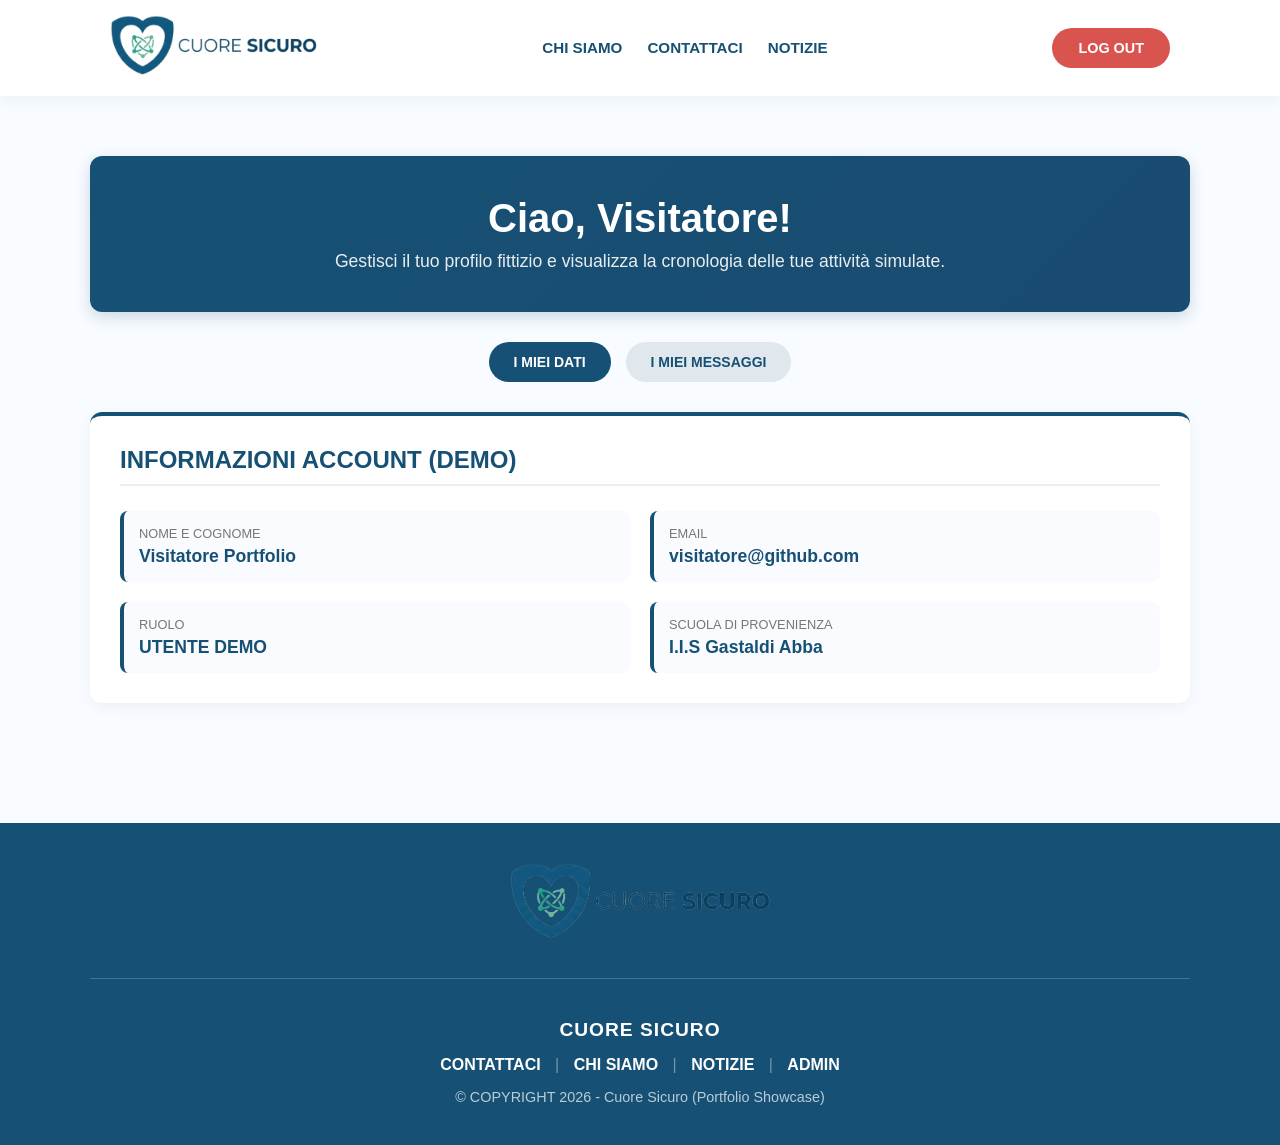
<file: area-utente.html>
<!DOCTYPE html>
<html lang="it">
<head>
    <meta charset="UTF-8">
    <meta name="viewport" content="width=device-width, initial-scale=1.0">
    <link rel="icon" type="image/png" href="/uploads/logo_CS_NoSfondo.png">
    <title>Area Personale - Cuore Sicuro</title>
    <link rel="stylesheet" href="style.css">
    <style>
        /* ==========================================================================
           VARIABILI CSS - IL PANNELLO DI CONTROLLO DEI COLORI
           ========================================================================== */
        :root {
            /* Colori Primari (Brand) */
            --primary-color: #165175;
            --primary-dark: #0f3d59;
            --primary-light: #eef5fb; /* Azzurro chiarissimo per sfondi */
            
            /* Colori di Azione */
            --accent-green: #00b67a;
            --accent-green-hover: #009665;
            --danger-red: #d9534f;
            --danger-red-hover: #c9302c;
            
            /* Sfondi e Testi */
            --bg-white: #ffffff;
            --bg-body: #f8fbff; /* Uno sfondo appena percettibile per far risaltare le card bianche */
            --text-dark: #333333;
            --text-medium: #555555;
            --border-light: #e6eff5;
            
            /* Forme e Ombre (Design System) */
            --radius-md: 8px;
            --radius-lg: 16px;
            --shadow-sm: 0 4px 15px rgba(22, 81, 117, 0.05); /* Ombra con punta di blu */
            --shadow-hover: 0 8px 25px rgba(22, 81, 117, 0.12);
            --transition-speed: 0.3s;
        }

        /* --- STILI GENERALI (Per garantire pulizia se mancano in style.css) --- */
        body {
            background-color: var(--bg-body);
            color: var(--text-medium);
            font-family: 'Segoe UI', Roboto, Helvetica, Arial, sans-serif;
        }
        
        h1, h2, h3 { color: var(--primary-color); }

        /* --- STILI HEADER RESPONSIVE --- */
        header { 
            background: var(--bg-white); 
            padding: 15px 0; 
            box-shadow: var(--shadow-sm); 
            position: sticky; 
            top: 0; 
            z-index: 1000; 
        }
        
        .header-content { 
            display: flex; 
            justify-content: space-between; 
            align-items: center; 
        }

        .LOGO {
            text-decoration: none; 
            color: var(--primary-color); 
            font-weight: 800;
            font-size: 1.4rem;
            letter-spacing: 0.5px;
        }

        .main-nav ul { 
            display: flex; 
            list-style: none; 
            gap: 25px; 
            margin: 0; 
            padding: 0; 
            align-items: center;
        }

        .voci { 
            text-decoration: none; 
            color: var(--primary-color); 
            font-weight: 600; 
            font-size: 0.95rem;
            transition: color var(--transition-speed);
        }

        .voci:hover { color: var(--accent-green); }

        /* Pulsanti Auth (Login e Logout standardizzati) */
        .btn-login, .btn-logout {
            padding: 10px 24px;
            border-radius: 30px;
            text-decoration: none;
            font-weight: bold;
            font-size: 0.9rem;
            transition: all var(--transition-speed);
            border: 2px solid transparent;
        }

        .btn-login {
            background-color: var(--primary-color);
            color: var(--bg-white);
        }
        .btn-login:hover { background-color: var(--primary-dark); color: var(--bg-white); }

        .btn-logout {
            background-color: var(--danger-red);
            color: var(--bg-white);
        }
        .btn-logout:hover { background-color: var(--danger-red-hover); color: var(--bg-white); }

        .menu-toggle { 
            display: none; background: none; border: none; cursor: pointer; padding: 5px;
        }
        .menu-toggle span { 
            display: block; width: 25px; height: 3px; background: var(--primary-color); margin: 5px 0; transition: var(--transition-speed); 
        }
        .mobile-auth { display: none; }

        /* Media Query per Mobile */
        @media (max-width: 768px) {
            .menu-toggle { display: block; }
            .desktop-auth { display: none; }
            .mobile-auth { display: block; margin-top: 20px; width: 100%; text-align: center; }
            .mobile-auth .btn-login, .mobile-auth .btn-logout { display: block; width: 80%; margin: 0 auto; }
            
            .main-nav { 
                position: absolute; top: 100%; left: -100%; width: 100%; height: 100vh; 
                background: var(--bg-white); transition: 0.4s ease-in-out; 
                display: flex; flex-direction: column; padding: 30px 20px;
                box-shadow: var(--shadow-sm);
            }
            .main-nav.active { left: 0; }
            .main-nav ul { flex-direction: column; align-items: center; width: 100%; }
            .main-nav ul li { margin-bottom: 20px; font-size: 1.2rem; }
        }
        
        
        /* --- STILI ORIGINALI E NUOVI PER TABS --- */
        .profile-header {
            background: linear-gradient(135deg, #165175 0%, #1A4B70 100%);
            color: white;
            padding: 40px;
            border-radius: 12px;
            margin-bottom: 20px;
            box-shadow: 0 5px 15px rgba(22, 81, 117, 0.2);
            text-align: center;
        }

        .profile-header h1 { margin: 0 0 10px 0; color: white; font-size: 2.5rem; }
        .profile-header p { margin: 0; font-size: 1.1rem; opacity: 0.9; color: white; }

        /* MENU A PULSANTI (STILE DASHBOARD) */
        .tab-menu {
            display: flex;
            justify-content: center;
            gap: 15px;
            margin-bottom: 30px;
        }

        .tab-btn {
            padding: 12px 25px;
            border: none;
            background: #e1e8ed;
            color: #165175;
            font-weight: bold;
            border-radius: 50px;
            cursor: pointer;
            transition: 0.3s;
            text-transform: uppercase;
        }

        .tab-btn.active {
            background: #165175;
            color: white;
        }

        .tab-content { display: none; animation: fadeIn 0.4s ease; }

        @keyframes fadeIn {
            from { opacity: 0; transform: translateY(10px); }
            to { opacity: 1; transform: translateY(0); }
        }

        /* SEZIONI CONTENUTO */
        .history-section, .info-section {
            background: white;
            padding: 30px;
            border-radius: 12px;
            box-shadow: 0 4px 15px rgba(0,0,0,0.05);
            border-top: 4px solid #165175;
        }

        .history-section h2, .info-section h2 {
            color: #165175;
            margin-top: 0;
            margin-bottom: 25px;
            border-bottom: 2px solid #eee;
            padding-bottom: 10px;
        }

        /* GRIGLIA DATI UTENTE */
        .info-grid {
            display: grid;
            grid-template-columns: 1fr 1fr;
            gap: 20px;
        }

        .info-card {
            background: #f9fbff;
            padding: 15px;
            border-radius: 8px;
            border-left: 4px solid #165175;
        }

        .info-label { display: block; font-size: 0.8rem; color: #777; text-transform: uppercase; margin-bottom: 5px; }
        .info-value { font-size: 1.1rem; font-weight: 600; color: #165175; }

        /* STILE MESSAGGI */
        .message-card {
            background: #f9fbff;
            border: 1px solid #dce8f5;
            border-radius: 8px;
            padding: 20px;
            margin-bottom: 20px;
        }

        .message-header {
            display: flex;
            justify-content: space-between;
            align-items: center;
            margin-bottom: 15px;
            padding-bottom: 15px;
            border-bottom: 1px dashed #ccc;
        }

        .badge-scopo {
            padding: 6px 12px;
            border-radius: 20px;
            font-size: 0.8rem;
            font-weight: bold;
            color: white;
            text-transform: uppercase;
        }

        .scopo-aiuto { background-color: #e74c3c; }
        .scopo-storia { background-color: #3498db; }
        .message-date { color: #777; font-size: 0.9rem; }
        .message-body { color: #444; line-height: 1.6; white-space: pre-wrap; font-style: italic; }

        @media (max-width: 600px) { .info-grid { grid-template-columns: 1fr; } }
        
        
        
        /* --- STILI FINALI FOOTER (Forzati per contrasto sicuro) --- */
        footer {
            background-color: var(--primary-color) !important; /* Forza lo sfondo blu istituzionale */
            color: var(--bg-white) !important;
            padding: 40px 0 !important;
            margin-top: 60px;
        }

        .footer-content {
            text-align: center;
        }

        footer .logo {
            color: var(--bg-white) !important;
            font-weight: 800;
            font-size: 1.3rem;
            letter-spacing: 1px;
            margin-bottom: 15px;
        }

        .footer-links {
            margin-bottom: 15px;
            color: rgba(255, 255, 255, 0.4) !important; /* Colore dei separatori "|" */
        }

        .footer-links a {
            color: var(--bg-white) !important;
            text-decoration: none !important;
            margin: 0 12px;
            font-weight: 600;
            transition: color var(--transition-speed);
        }

        .footer-links a:hover {
            color: var(--accent-green) !important; /* Un bel tocco di verde quando passi il mouse */
        }

        footer .copyright {
            color: rgba(255, 255, 255, 0.7) !important;
            font-size: 0.9rem;
            margin: 0;
        }
        
        /* Aggiunta Stile Pulsante Eliminazione */
        .btn-delete-account {
            background-color: var(--danger-red);
            color: white;
            border: none;
            padding: 10px 20px;
            border-radius: var(--radius-md);
            cursor: pointer;
            font-weight: bold;
            font-size: 0.9rem;
            transition: background-color var(--transition-speed);
        }
        .btn-delete-account:hover {
            background-color: var(--danger-red-hover);
        }
    </style>
</head>
<body>
    <header>
        <div class="container header-content">
            <div class="logo">
                <a href="index.html" class="LOGO">
                    <img src="logo_CS_scritta.png" alt="Logo Cuore Sicuro" style="max-height: 60px;">
                </a>
            </div>
            <button class="menu-toggle"><span></span><span></span><span></span></button>
            <nav class="main-nav">
                <ul>
                    <li><a href="chi-siamo.html" class="voci">CHI SIAMO</a></li>
                    <li><a href="form.html" class="voci">CONTATTACI</a></li>
                    <li><a href="notizie.html" class="voci">NOTIZIE</a></li>
                    <li class="mobile-auth"><a href="index.html" class="btn-logout">LOG OUT</a></li>
                </ul>
            </nav>
            <div class="auth-box desktop-auth"><a href="index.html" class="btn-logout">LOG OUT</a></div>
        </div>
    </header>

    <main class="container section-padding">
        <div class="profile-header">
            <h1>Ciao, Visitatore!</h1>
            <p>Gestisci il tuo profilo fittizio e visualizza la cronologia delle tue attività simulate.</p>
        </div>

        <div class="tab-menu">
            <button class="tab-btn active" onclick="openTab(event, 'sez-dati')">I Miei Dati</button>
            <button class="tab-btn" onclick="openTab(event, 'sez-messaggi')">I Miei Messaggi</button>
        </div>

        <div id="sez-dati" class="tab-content" style="display: block;">
            <div class="info-section">
                <h2>INFORMAZIONI ACCOUNT (DEMO)</h2>
                <div class="info-grid">
                    <div class="info-card"><span class="info-label">Nome e Cognome</span><span class="info-value">Visitatore Portfolio</span></div>
                    <div class="info-card"><span class="info-label">Email</span><span class="info-value">visitatore@github.com</span></div>
                    <div class="info-card"><span class="info-label">Ruolo</span><span class="info-value">UTENTE DEMO</span></div>
                    <div class="info-card"><span class="info-label">Scuola di Provenienza</span><span class="info-value">I.I.S Gastaldi Abba</span></div>
                </div>
            </div>
        </div>

        <div id="sez-messaggi" class="tab-content" style="display: none;">
            <div class="history-section">
                <h2>CRONOLOGIA MESSAGGI</h2>
                <div class="message-card">
                    <div class="message-header">
                        <div><span class="badge-scopo scopo-aiuto">Richiesta di Aiuto</span></div>
                        <div class="message-date">Inviato il: Oggi</div>
                    </div>
                    <div class="message-body">"Questo è un messaggio di test per mostrare il funzionamento della UI."</div>
                </div>
            </div>
        </div>
    </main>

    <footer>
        <div class="logo" style="margin-bottom: 15px; display: flex; justify-content: center; align-items: center;">
            <img src="logo_CS_scritta.png" alt="Logo Cuore Sicuro" style="max-height: 75px; width: auto;">
        </div>
        <div class="container footer-content" style="padding-top: 40px; border-top: 1px solid rgba(255, 255, 255, 0.2); margin-top: 40px; text-align: center;">
            <div class="logo" style="color: var(--bg-white); font-weight: 800; font-size: 1.2rem; margin-bottom: 15px; letter-spacing: 1px;">
                CUORE SICURO
            </div>
            <div class="footer-links" style="margin-bottom: 15px; color: rgba(255, 255, 255, 0.5);">
                <a href="form.html" style="color: var(--bg-white); text-decoration: none; margin: 0 10px;">CONTATTACI</a> | 
                <a href="chi-siamo.html" style="color: var(--bg-white); text-decoration: none; margin: 0 10px;">CHI SIAMO</a> | 
                <a href="notizie.html" style="color: var(--bg-white); text-decoration: none; margin: 0 10px;">NOTIZIE</a> |
                <a href="dashboard.html" style="color: var(--bg-white); text-decoration: none; margin: 0 10px;">ADMIN</a>
            </div>
            <p class="copyright" style="color: rgba(255, 255, 255, 0.7); font-size: 0.9rem;">
                © COPYRIGHT 2026 - Cuore Sicuro (Portfolio Showcase)
            </p>
        </div>
    </footer>

    <script>
        function openTab(evt, tabName) {
            var i, tabcontent, tablinks;
            tabcontent = document.getElementsByClassName("tab-content");
            for (i = 0; i < tabcontent.length; i++) tabcontent[i].style.display = "none";
            tablinks = document.getElementsByClassName("tab-btn");
            for (i = 0; i < tablinks.length; i++) tablinks[i].classList.remove("active");
            document.getElementById(tabName).style.display = "block";
            evt.currentTarget.classList.add("active");
        }
        // --- SCRIPT PER L'HEADER RESPONSIVE (MENU HAMBURGER) ---
        const menuToggle = document.querySelector('.menu-toggle');
        const nav = document.querySelector('.main-nav');

        if (menuToggle && nav) {
            menuToggle.addEventListener('click', () => {
                nav.classList.toggle('active');
            });
        }
    </script>
</body>
</html>
</file>
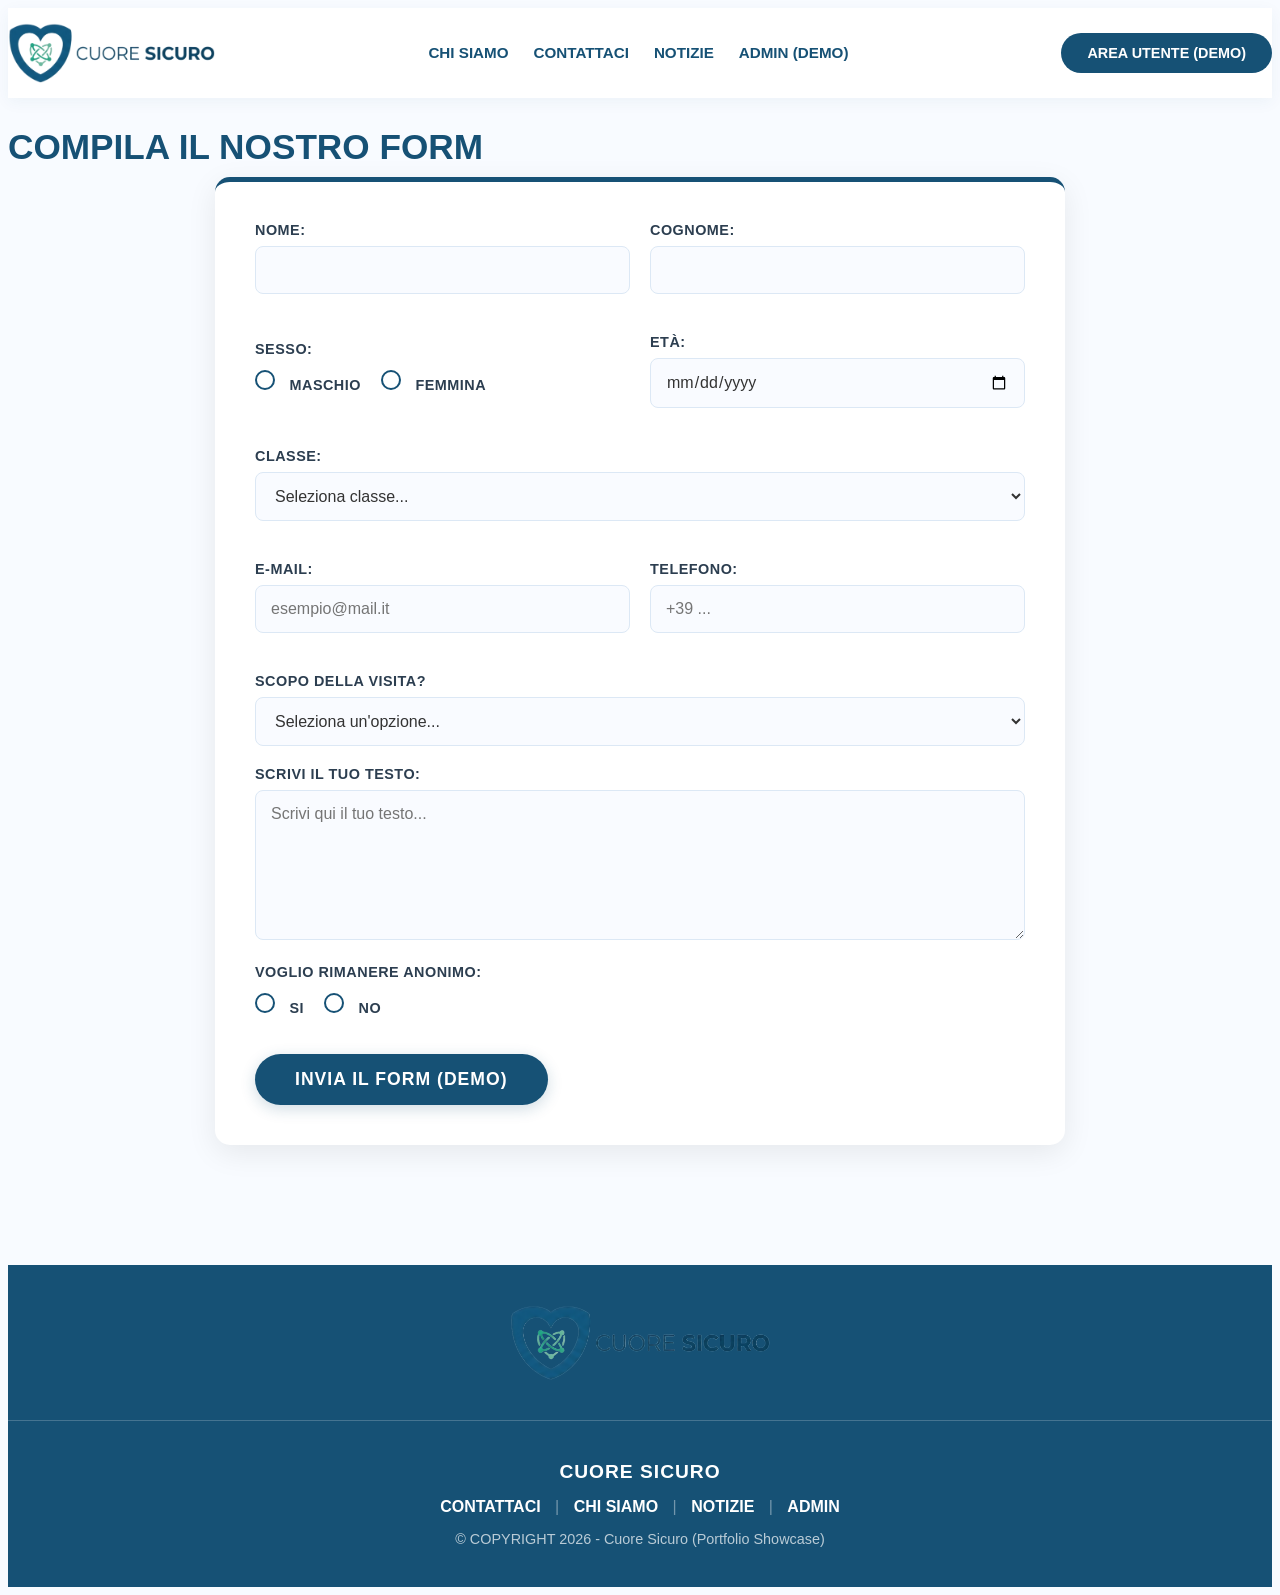
<file: form.html>
<!DOCTYPE html>
<html lang="it">
<head>

    <style>
        /* ==========================================================================
           VARIABILI CSS - IL PANNELLO DI CONTROLLO DEI COLORI
           ========================================================================== */
        :root {
            /* Colori Primari (Brand) */
            --primary-color: #165175;
            --primary-dark: #0f3d59;
            --primary-light: #eef5fb; /* Azzurro chiarissimo per sfondi */
            
            /* Colori di Azione */
            --accent-green: #00b67a;
            --accent-green-hover: #009665;
            --danger-red: #d9534f;
            --danger-red-hover: #c9302c;
            
            /* Sfondi e Testi */
            --bg-white: #ffffff;
            --bg-body: #f8fbff; /* Uno sfondo appena percettibile per far risaltare le card bianche */
            --text-dark: #333333;
            --text-medium: #555555;
            --border-light: #e6eff5;
            
            /* Forme e Ombre (Design System) */
            --radius-md: 8px;
            --radius-lg: 16px;
            --shadow-sm: 0 4px 15px rgba(22, 81, 117, 0.05); /* Ombra con punta di blu */
            --shadow-hover: 0 8px 25px rgba(22, 81, 117, 0.12);
            --transition-speed: 0.3s;
        }

        /* --- STILI GENERALI (Per garantire pulizia se mancano in style.css) --- */
        body {
            background-color: var(--bg-body);
            color: var(--text-medium);
            font-family: 'Segoe UI', Roboto, Helvetica, Arial, sans-serif;
        }
        
        h1, h2, h3 { color: var(--primary-color); }

        /* --- STILI HEADER RESPONSIVE --- */
        header { 
            background: var(--bg-white); 
            padding: 15px 0; 
            box-shadow: var(--shadow-sm); 
            position: sticky; 
            top: 0; 
            z-index: 1000; 
        }
        
        .header-content { 
            display: flex; 
            justify-content: space-between; 
            align-items: center; 
        }

        .LOGO {
            text-decoration: none; 
            color: var(--primary-color); 
            font-weight: 800;
            font-size: 1.4rem;
            letter-spacing: 0.5px;
        }

        .main-nav ul { 
            display: flex; 
            list-style: none; 
            gap: 25px; 
            margin: 0; 
            padding: 0; 
            align-items: center;
        }

        .voci { 
            text-decoration: none; 
            color: var(--primary-color); 
            font-weight: 600; 
            font-size: 0.95rem;
            transition: color var(--transition-speed);
        }

        .voci:hover { color: var(--accent-green); }

        /* Pulsanti Auth (Login e Logout standardizzati) */
        .btn-login, .btn-logout {
            padding: 10px 24px;
            border-radius: 30px;
            text-decoration: none;
            font-weight: bold;
            font-size: 0.9rem;
            transition: all var(--transition-speed);
            border: 2px solid transparent;
        }

        .btn-login {
            background-color: var(--primary-color);
            color: var(--bg-white);
        }
        .btn-login:hover { background-color: var(--primary-dark); color: var(--bg-white); }

        .btn-logout {
            background-color: var(--danger-red);
            color: var(--bg-white);
        }
        .btn-logout:hover { background-color: var(--danger-red-hover); color: var(--bg-white); }

        .menu-toggle { 
            display: none; background: none; border: none; cursor: pointer; padding: 5px;
        }
        .menu-toggle span { 
            display: block; width: 25px; height: 3px; background: var(--primary-color); margin: 5px 0; transition: var(--transition-speed); 
        }
        .mobile-auth { display: none; }

        /* Media Query per Mobile */
        @media (max-width: 768px) {
            .menu-toggle { display: block; }
            .desktop-auth { display: none; }
            .mobile-auth { display: block; margin-top: 20px; width: 100%; text-align: center; }
            .mobile-auth .btn-login, .mobile-auth .btn-logout { display: block; width: 80%; margin: 0 auto; }
            
            .main-nav { 
                position: absolute; top: 100%; left: -100%; width: 100%; height: 100vh; 
                background: var(--bg-white); transition: 0.4s ease-in-out; 
                display: flex; flex-direction: column; padding: 30px 20px;
                box-shadow: var(--shadow-sm);
            }
            .main-nav.active { left: 0; }
            .main-nav ul { flex-direction: column; align-items: center; width: 100%; }
            .main-nav ul li { margin-bottom: 20px; font-size: 1.2rem; }
        }
        
        
        /* Centriamo e limitiamo la larghezza per renderlo una "Card" elegante */
        .form-section {
            display: flex;
            justify-content: center;
            padding: 0 20px 60px 20px;
        }

        .form-container-box {
            background-color: #ffffff;
            border-radius: 15px;
            box-shadow: 0 8px 30px rgba(0,0,0,0.08);
            padding: 40px;
            border-top: 5px solid #165175; /* Il blu scuro dell'header */
            width: 100%;
            max-width: 850px;
            box-sizing: border-box;
        }

        /* Titolo della pagina */
        h1 {
            color: #165175;
            font-size: 2.2rem;
            margin-bottom: 10px;
            text-transform: uppercase;
            font-weight: 900;
        }

        /* Garantiamo che le righe si affianchino correttamente */
        .form-row {
            display: flex;
            flex-wrap: wrap;
            gap: 20px;
            margin-bottom: 20px;
        }

        .align-center {
            align-items: center;
        }

        .half-width {
            flex: 1 1 calc(50% - 10px);
            min-width: 250px;
        }

        .third-width {
            flex: 1 1 calc(50% - 10px);
            min-width: 200px;
        }

        .form-group {
            margin-bottom: 20px;
            width: 100%;
        }

        /* Stile delle etichette (Label) */
        .form-group label {
            display: block;
            font-weight: 700;
            color: #2c3e50;
            font-size: 0.9rem;
            margin-bottom: 8px;
            text-transform: uppercase;
            letter-spacing: 0.5px;
        }

        /* Stile moderno per gli input, select e textarea */
        .input-wire, .select-wire, .textarea-wire {
            width: 100%;
            padding: 14px 15px;
            border: 1px solid #dce8f5;
            border-radius: 8px;
            font-size: 1rem;
            font-family: inherit;
            background-color: #f9fbff;
            color: #333;
            box-sizing: border-box;
            transition: all 0.3s ease;
        }

        /* Effetto luminoso quando l'utente clicca nel campo */
        .input-wire:focus, .select-wire:focus, .textarea-wire:focus {
            outline: none;
            border-color: #165175;
            background-color: #ffffff;
            box-shadow: 0 0 0 4px rgba(22, 81, 117, 0.1);
        }

        .textarea-wire {
            resize: vertical;
            min-height: 150px;
        }

        /* --- FIX RADIO BUTTONS --- */
        .radio-group-inline {
            display: flex;
            gap: 20px;
            align-items: center;
            padding-top: 5px;
        }

        .radio-label {
            display: flex;
            align-items: center;
            cursor: pointer;
            font-weight: 600;
            color: #444;
            font-size: 0.95rem;
            text-transform: none;
            position: relative;
        }

        /* Nascondiamo il pallino nativo del browser */
        .radio-label input[type="radio"] {
            position: absolute;
            opacity: 0;
            cursor: pointer;
            height: 0;
            width: 0;
        }

        /* Creiamo il nostro cerchio personalizzato vuoto */
        .custom-radio {
            display: inline-block;
            width: 20px;
            height: 20px;
            border: 2px solid #165175;
            border-radius: 50%;
            margin-right: 10px;
            background-color: #fff;
            position: relative;
            transition: all 0.2s ease;
            box-sizing: border-box;
        }

        /* Creiamo il puntino interno che appare SOLO quando è selezionato */
        .radio-label input[type="radio"]:checked ~ .custom-radio::after {
            content: '';
            position: absolute;
            top: 50%;
            left: 50%;
            transform: translate(-50%, -50%); /* Centra perfettamente il puntino */
            width: 10px;
            height: 10px;
            background-color: #165175;
            border-radius: 50%;
        }

        /* Effetto quando passi sopra col mouse */
        .radio-label:hover .custom-radio {
            background-color: #f0f7ff;
        }

        /* Bottone di Invio */
        .btn-outline {
            background-color: #165175;
            color: white;
            border: none;
            padding: 15px 40px;
            border-radius: 50px;
            font-size: 1.1rem;
            font-weight: bold;
            cursor: pointer;
            transition: all 0.3s ease;
            box-shadow: 0 4px 15px rgba(22, 81, 117, 0.2);
            text-transform: uppercase;
            letter-spacing: 1px;
            display: inline-block;
            margin-top: 10px;
        }

        .btn-outline:hover {
            background-color: #113d58;
            transform: translateY(-2px);
            box-shadow: 0 6px 20px rgba(22, 81, 117, 0.3);
        }
        
        /* --- STILI FINALI FOOTER (Forzati per contrasto sicuro) --- */
        footer {
            background-color: var(--primary-color) !important; /* Forza lo sfondo blu istituzionale */
            color: var(--bg-white) !important;
            padding: 40px 0 !important;
            margin-top: 60px;
        }

        .footer-content {
            text-align: center;
        }

        footer .logo {
            color: var(--bg-white) !important;
            font-weight: 800;
            font-size: 1.3rem;
            letter-spacing: 1px;
            margin-bottom: 15px;
        }

        .footer-links {
            margin-bottom: 15px;
            color: rgba(255, 255, 255, 0.4) !important; /* Colore dei separatori "|" */
        }

        .footer-links a {
            color: var(--bg-white) !important;
            text-decoration: none !important;
            margin: 0 12px;
            font-weight: 600;
            transition: color var(--transition-speed);
        }

        .footer-links a:hover {
            color: var(--accent-green) !important; /* Un bel tocco di verde quando passi il mouse */
        }

        footer .copyright {
            color: rgba(255, 255, 255, 0.7) !important;
            font-size: 0.9rem;
            margin: 0;
        }
    </style>
</head>
<body>
    <header>
        <div class="container header-content">
            <div class="logo">
                <a href="index.html" class="LOGO">
                    <img src="logo_CS_scritta.png" alt="Logo Cuore Sicuro" style="max-height: 60px; width: auto; display: block;">
                </a>
            </div>
            
            <button class="menu-toggle" aria-label="Apri menu">
                <span></span><span></span><span></span>
            </button>

            <nav class="main-nav">
                <ul>
                    <li><a href="chi-siamo.html" class="voci">CHI SIAMO</a></li>
                    <li><a href="form.html" class="voci">CONTATTACI</a></li>
                    <li><a href="notizie.html" class="voci">NOTIZIE</a></li>
                    <li><a href="dashboard.html" class="voci">ADMIN (DEMO)</a></li>
                    <li class="mobile-auth">
                        <a href="area-utente.html" class="btn-login">AREA UTENTE</a>
                    </li>
                </ul>
            </nav>

            <div class="auth-box desktop-auth">
                <a href="area-utente.html" class="btn-login">AREA UTENTE (DEMO)</a>
            </div>
        </div>
    </header>

    <main class="container">
        <section class="section-padding text-center">
            <h1>COMPILA IL NOSTRO FORM</h1>
        </section>

        <section class="form-section">
            <div class="form-container-box">
                <form action="successo.html" method="get" class="detailed-form">
                    <div class="form-row">
                        <div class="form-group half-width">
                            <label>Nome:</label>
                            <input type="text" name="nome" class="input-wire" id="nome" required>
                        </div>
                        <div class="form-group half-width">
                            <label>Cognome:</label>
                            <input type="text" name="cognome" class="input-wire" id="cognome" required>
                        </div>
                    </div>

                    <div class="form-row align-center">
                        <div class="form-group third-width">
                            <label>Sesso:</label>
                            <div class="radio-group-inline">
                                <label class="radio-label">
                                    <input type="radio" name="sesso" value="maschio" required>
                                    <span class="custom-radio"></span> MASCHIO
                                </label>
                                <label class="radio-label">
                                    <input type="radio" name="sesso" value="femmina" required>
                                    <span class="custom-radio"></span> FEMMINA
                                </label>
                            </div>
                        </div>
                        <div class="form-group third-width">
                            <label>Età:</label>
                            <input type="date" name="data_nascita" class="input-wire input-date-sim" required>
                        </div>
                        <div class="form-group third-width">
                            <label for="classe">Classe:</label>
                            <select id="classe" name="classe" class="select-wire" required>
                                <option value="" disabled selected>Seleziona classe...</option>
                                <option value="1">1</option>
                                <option value="2">2</option>
                                <option value="3">3</option>
                                <option value="4">4</option>
                                <option value="5">5</option>
                            </select>
                        </div>
                    </div>
                    
                    <div class="form-row">
                        <div class="form-group half-width">
                            <label for="email">E-mail:</label>
                            <input type="email" id="email" name="email" class="input-wire" placeholder="esempio@mail.it" required>
                        </div>
                        <div class="form-group half-width">
                            <label for="telefono">Telefono:</label>
                            <input type="tel" id="telefono" name="telefono" class="input-wire" placeholder="+39 ..." required>
                        </div>
                    </div>

                    <div class="form-group option-field">
                        <label for="scopo">Scopo Della Visita?</label>
                        <select id="scopo" name="scopo" class="select-wire" required>
                            <option value="" disabled selected>Seleziona un'opzione...</option>
                            <option value="aiuto">HO BISOGNO DI AIUTO (RIMANE TRA DI NOI)</option>
                            <option value="storia">VOGLIO CONDIVIDERE LA MIA STORIA (VERRÀ PUBBLICATA)</option>
                        </select>
                    </div>

                    <div class="form-group">
                        <label>SCRIVI IL TUO TESTO:</label>
                        <textarea name="messaggio" class="textarea-wire" placeholder="Scrivi qui il tuo testo..." id="messaggio" required></textarea>
                    </div>

                    <div class="form-group" id="anonimo-group">
                        <label>VOGLIO RIMANERE ANONIMO:</label>
                        <div class="radio-group-inline">
                            <label class="radio-label">
                                <input type="radio" name="anonimo" value="si">
                                <span class="custom-radio"></span> SI
                            </label>
                            <label class="radio-label">
                                <input type="radio" name="anonimo" value="no">
                                <span class="custom-radio"></span> NO
                            </label>
                        </div>
                    </div>

                    <div class="text-center mt-40">
                        <button type="submit" class="btn-outline">Invia il form (Demo)</button>
                    </div>
                </form>
            </div>
        </section>
    </main>
    <footer>
        <div class="logo" style="margin-bottom: 15px; display: flex; justify-content: center; align-items: center;">
            <img src="logo_CS_scritta.png" alt="Logo Cuore Sicuro" style="max-height: 75px; width: auto;">
        </div>
        <div class="container footer-content" style="padding-top: 40px; border-top: 1px solid rgba(255, 255, 255, 0.2); margin-top: 40px; text-align: center;">
            <div class="logo" style="color: var(--bg-white); font-weight: 800; font-size: 1.2rem; margin-bottom: 15px; letter-spacing: 1px;">
                CUORE SICURO
            </div>
            <div class="footer-links" style="margin-bottom: 15px; color: rgba(255, 255, 255, 0.5);">
                <a href="form.html" style="color: var(--bg-white); text-decoration: none; margin: 0 10px;">CONTATTACI</a> | 
                <a href="chi-siamo.html" style="color: var(--bg-white); text-decoration: none; margin: 0 10px;">CHI SIAMO</a> | 
                <a href="notizie.html" style="color: var(--bg-white); text-decoration: none; margin: 0 10px;">NOTIZIE</a> |
                <a href="dashboard.html" style="color: var(--bg-white); text-decoration: none; margin: 0 10px;">ADMIN</a>
            </div>
            <p class="copyright" style="color: rgba(255, 255, 255, 0.7); font-size: 0.9rem;">
                © COPYRIGHT 2026 - Cuore Sicuro (Portfolio Showcase)
            </p>
        </div>
    </footer>

    <script>
        const menuToggle = document.querySelector('.menu-toggle');
        const nav = document.querySelector('.main-nav');
        if (menuToggle && nav) {
            menuToggle.addEventListener('click', () => { nav.classList.toggle('active'); });
        }
    </script>
</body>
</html>
</file>
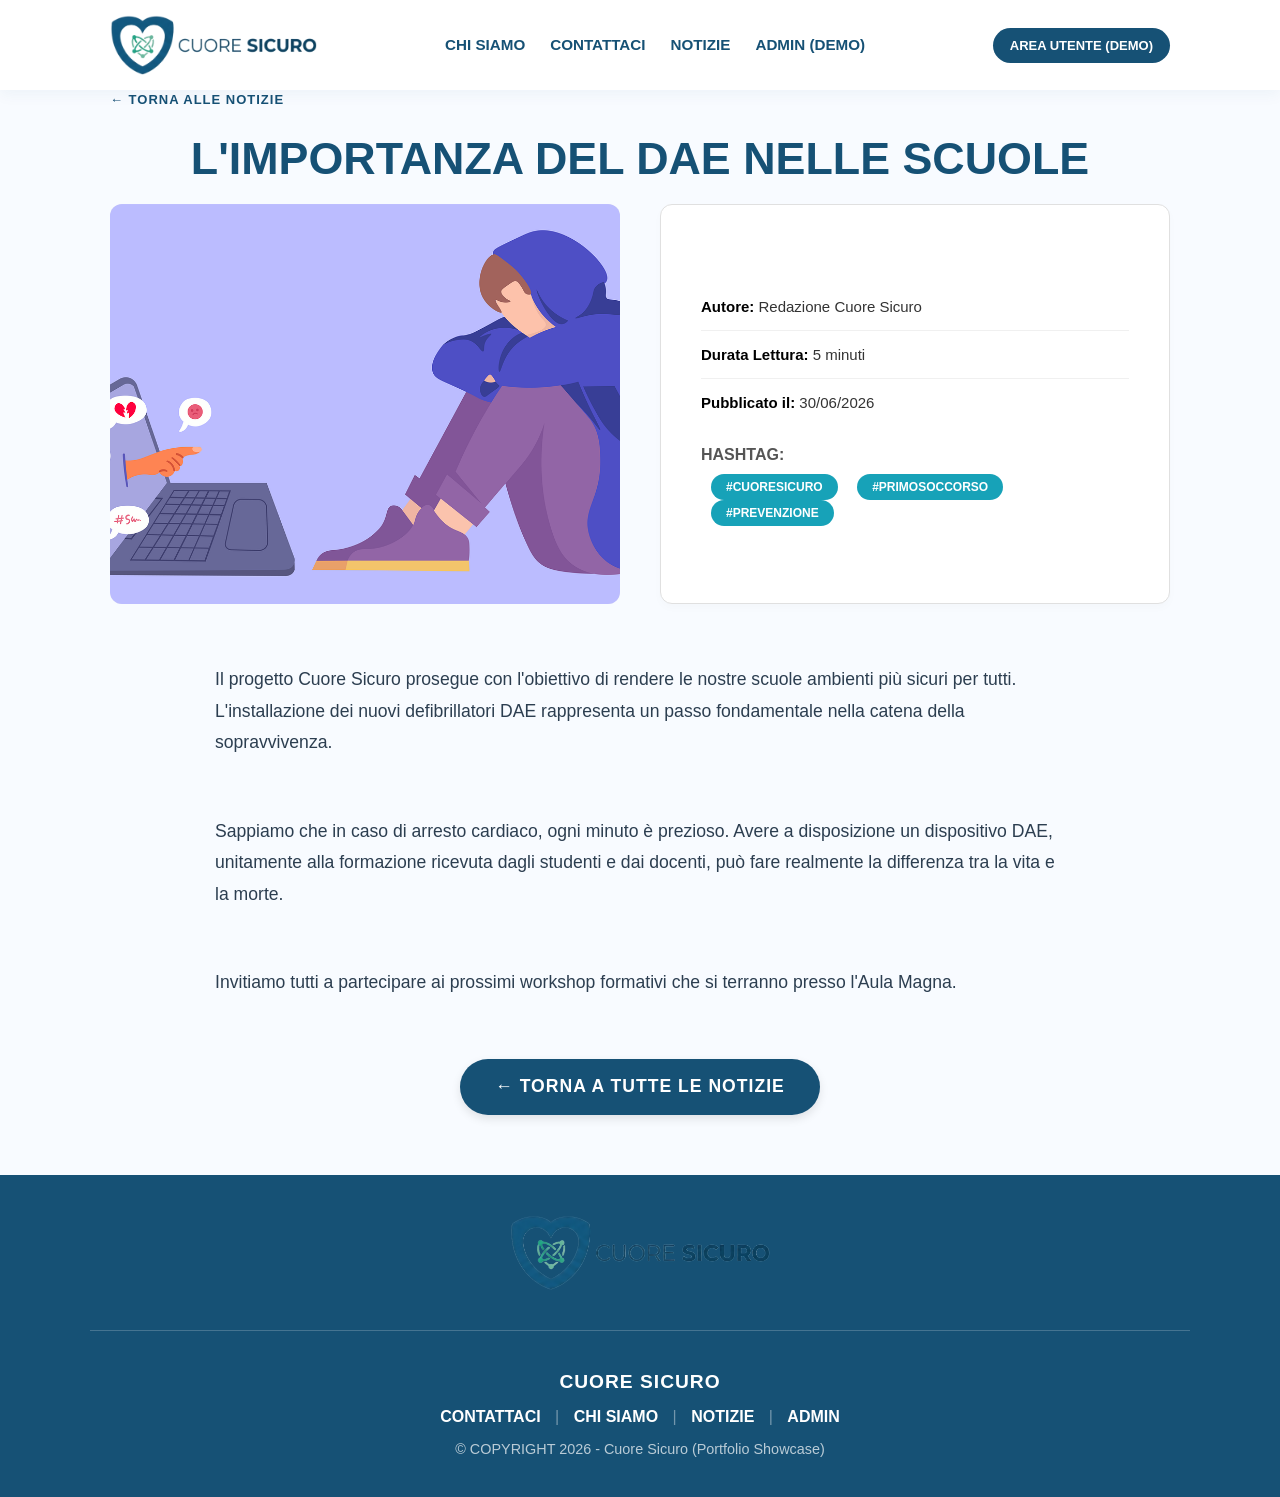
<file: notizia-dettaglio.html>
<!DOCTYPE html>
<html lang="it">
<head>
    <meta charset="UTF-8">
    <meta name="viewport" content="width=device-width, initial-scale=1.0">
    <link rel="icon" type="image/png" href="/uploads/logo_CS_NoSfondo.png">
    <title>Dettaglio Notizia - Cuore Sicuro</title>
    <link rel="stylesheet" href="style.css">

    <style>
        /* --- DEFINIZIONE COLORE BLU HEADER --- */
        :root {
            /* Questo è il blu scuro della fascia dell'header in alto */
            --blu-titolo: #165175; 
        }

        /* --- STILE LINK INDIETRO --- */
        .back-link-container {
            margin-bottom: 25px;
        }

        .back-link {
            color: var(--blu-titolo); /* ORA È DELLO STESSO COLORE DELL'HEADER */
            text-decoration: none;
            font-size: 13px;
            font-weight: 800; 
            letter-spacing: 1px;
            text-transform: uppercase;
            transition: opacity 0.3s ease;
        }

        .back-link:hover {
            opacity: 0.7; 
        }

        /* Layout a griglia Screenshot 113 */
        .article-grid {
            display: grid;
            grid-template-columns: 1fr 1fr;
            gap: 40px;
            margin-top: 20px;
            align-items: stretch;
        }

        /* --- PARTE SINISTRA: IMMAGINE --- */
        .article-visual {
            height: 400px;
        }

        .article-visual img, .placeholder-img-large {
            width: 100%;
            height: 100%;
            object-fit: cover;
            display: block;
            border-radius: 12px; 
            background-color: #eeeeee;
        }

        /* --- PARTE DESTRA: RIQUADRO DATI --- */
        .article-info {
            background-color: #ffffff; 
            border: 1px solid #e0e0e0; 
            border-radius: 12px; 
            padding: 30px 40px;
            display: flex;
            flex-direction: column;
            justify-content: center;
            box-shadow: 0 4px 10px rgba(0,0,0,0.02); 
        }

        .info-row {
            padding: 15px 0;
            border-bottom: 1px solid #f0f0f0;
            font-size: 15px;
            color: #333;
        }

        .info-row strong {
            font-weight: bold;
            color: #000;
        }

        /* --- STILE HASHTAG --- */
        .hashtag-container {
            padding-top: 20px;
        }

        .tag {
            background-color: #17a2b8; 
            color: white;
            padding: 6px 15px;
            border-radius: 20px; 
            font-size: 12px;
            font-weight: bold;
            display: inline-block;
            margin-right: 5px;
            text-transform: uppercase;
        }

        /* --- TITOLO PRINCIPALE --- */
        .main-article-title {
            color: var(--blu-titolo); /* ORA È DELLO STESSO COLORE DELL'HEADER */
            margin-bottom: 10px;
            font-weight: 900;
            text-transform: uppercase;
        }
        
        
        
        /* --- STILI FINALI FOOTER (Forzati per contrasto sicuro) --- */
        footer {
            background-color: var(--primary-color) !important; /* Forza lo sfondo blu istituzionale */
            color: var(--bg-white) !important;
            padding: 40px 0 !important;
            margin-top: 60px;
        }

        .footer-content {
            text-align: center;
        }

        footer .logo {
            color: var(--bg-white) !important;
            font-weight: 800;
            font-size: 1.3rem;
            letter-spacing: 1px;
            margin-bottom: 15px;
        }

        .footer-links {
            margin-bottom: 15px;
            color: rgba(255, 255, 255, 0.4) !important; /* Colore dei separatori "|" */
        }

        .footer-links a {
            color: var(--bg-white) !important;
            text-decoration: none !important;
            margin: 0 12px;
            font-weight: 600;
            transition: color var(--transition-speed);
        }

        .footer-links a:hover {
            color: var(--accent-green) !important; /* Un bel tocco di verde quando passi il mouse */
        }

        footer .copyright {
            color: rgba(255, 255, 255, 0.7) !important;
            font-size: 0.9rem;
            margin: 0;
        }

        /* ====================================================================
           MODIFICA AGGIUNTA: RESPONSIVITÀ PER DISPOSITIVI MOBILI
           ==================================================================== */
        @media (max-width: 992px) {
            .article-grid {
                grid-template-columns: 1fr; /* Incolonna l'immagine sopra al testo */
                gap: 25px; /* Riduce lo spazio vuoto tra l'immagine e i dettagli */
            }

            .article-visual {
                height: 300px; /* Riduce l'altezza dell'immagine sui telefoni per non occupare tutto lo schermo */
            }

            .article-info {
                padding: 25px 20px; /* Riduce il padding interno del box bianco sui telefoni */
            }
        }
    </style>
</head>
<body>

    <header>
        <div class="container header-content">
            <div class="logo">
                <a href="index.html" class="LOGO">
                    <img src="logo_CS_scritta.png" alt="Logo Cuore Sicuro" style="max-height: 60px; width: auto; display: block;">
                </a>
            </div>
            
            <button class="menu-toggle" aria-label="Apri menu">
                <span></span><span></span><span></span>
            </button>

            <nav class="main-nav">
                <ul>
                    <li><a href="chi-siamo.html" class="voci">CHI SIAMO</a></li>
                    <li><a href="form.html" class="voci">CONTATTACI</a></li>
                    <li><a href="notizie.html" class="voci">NOTIZIE</a></li>
                    <li><a href="dashboard.html" class="voci">ADMIN (DEMO)</a></li>
                    <li class="mobile-auth">
                        <a href="area-utente.html" class="btn-login">AREA UTENTE</a>
                    </li>
                </ul>
            </nav>

            <div class="auth-box desktop-auth">
                <a href="area-utente.html" class="btn-login">AREA UTENTE (DEMO)</a>
            </div>
        </div>
    </header>

    <main class="container">

        <div class="back-link-container">
            <a href="notizie.html" class="back-link">← TORNA ALLE NOTIZIE</a>
        </div>

        <section class="article-header">
    <h1 class="main-article-title">L'IMPORTANZA DEL DAE NELLE SCUOLE</h1>
    
    <div class="article-grid">
        
        <div class="article-visual">
            <img src="Cyberbullismo_reference.png" alt="Copertina">
        </div>

        <div class="article-info">
            <div class="info-row">
                <strong>Autore:</strong> Redazione Cuore Sicuro
            </div>
            
            <div class="info-row">
                <strong>Durata Lettura:</strong> 5 minuti
            </div>
            
            <div class="info-row" style="border-bottom: none;">
                <strong>Pubblicato il:</strong> 30/06/2026
            </div>
            
            <div class="hashtag-container">
                <strong style="display:block; margin-bottom:10px;">HASHTAG:</strong>
                <span class="tag">#CUORESICURO</span> 
                <span class="tag">#PRIMOSOCCORSO</span> 
                <span class="tag">#PREVENZIONE</span>
            </div>
        </div>
    </div>
</section>

<section class="article-content" style="margin-top: 60px; line-height: 1.8; font-size: 1.1rem; color: #444;">
    <p>
        Il progetto Cuore Sicuro prosegue con l'obiettivo di rendere le nostre scuole ambienti più sicuri per tutti. 
        L'installazione dei nuovi defibrillatori DAE rappresenta un passo fondamentale nella catena della sopravvivenza.
    </p>
    <br>
    <p>
        Sappiamo che in caso di arresto cardiaco, ogni minuto è prezioso. Avere a disposizione un dispositivo DAE, 
        unitamente alla formazione ricevuta dagli studenti e dai docenti, può fare realmente la differenza tra la vita e la morte.
    </p>
    <br>
    <p>
        Invitiamo tutti a partecipare ai prossimi workshop formativi che si terranno presso l'Aula Magna.
    </p>
    
    <div style="text-align: center; margin-top: 60px;">
        <a href="notizie.html" style="background-color: var(--blu-titolo, #165175); color: white; padding: 12px 35px; border-radius: 30px; text-decoration: none; font-weight: bold; display: inline-block; letter-spacing: 1px; text-transform: uppercase; box-shadow: 0 4px 10px rgba(0,0,0,0.1);">
            ← Torna a tutte le notizie
        </a>
    </div>
</section>
    </main>

    <footer>
        <div class="logo" style="margin-bottom: 15px; display: flex; justify-content: center; align-items: center;">
            <img src="logo_CS_scritta.png" alt="Logo Cuore Sicuro" style="max-height: 75px; width: auto;">
        </div>
        <div class="container footer-content" style="padding-top: 40px; border-top: 1px solid rgba(255, 255, 255, 0.2); margin-top: 40px; text-align: center;">
            <div class="logo" style="color: var(--bg-white); font-weight: 800; font-size: 1.2rem; margin-bottom: 15px; letter-spacing: 1px;">
                CUORE SICURO
            </div>
            <div class="footer-links" style="margin-bottom: 15px; color: rgba(255, 255, 255, 0.5);">
                <a href="form.html" style="color: var(--bg-white); text-decoration: none; margin: 0 10px;">CONTATTACI</a> | 
                <a href="chi-siamo.html" style="color: var(--bg-white); text-decoration: none; margin: 0 10px;">CHI SIAMO</a> | 
                <a href="notizie.html" style="color: var(--bg-white); text-decoration: none; margin: 0 10px;">NOTIZIE</a> |
                <a href="dashboard.html" style="color: var(--bg-white); text-decoration: none; margin: 0 10px;">ADMIN</a>
            </div>
            <p class="copyright" style="color: rgba(255, 255, 255, 0.7); font-size: 0.9rem;">
                © COPYRIGHT 2026 - Cuore Sicuro (Portfolio Showcase)
            </p>
        </div>
    </footer>

    <script>
        const menuToggle = document.querySelector('.menu-toggle');
        const nav = document.querySelector('.main-nav');
        if (menuToggle && nav) {
            menuToggle.addEventListener('click', () => { nav.classList.toggle('active'); });
        }
    </script>
</body>
</html>
</file>
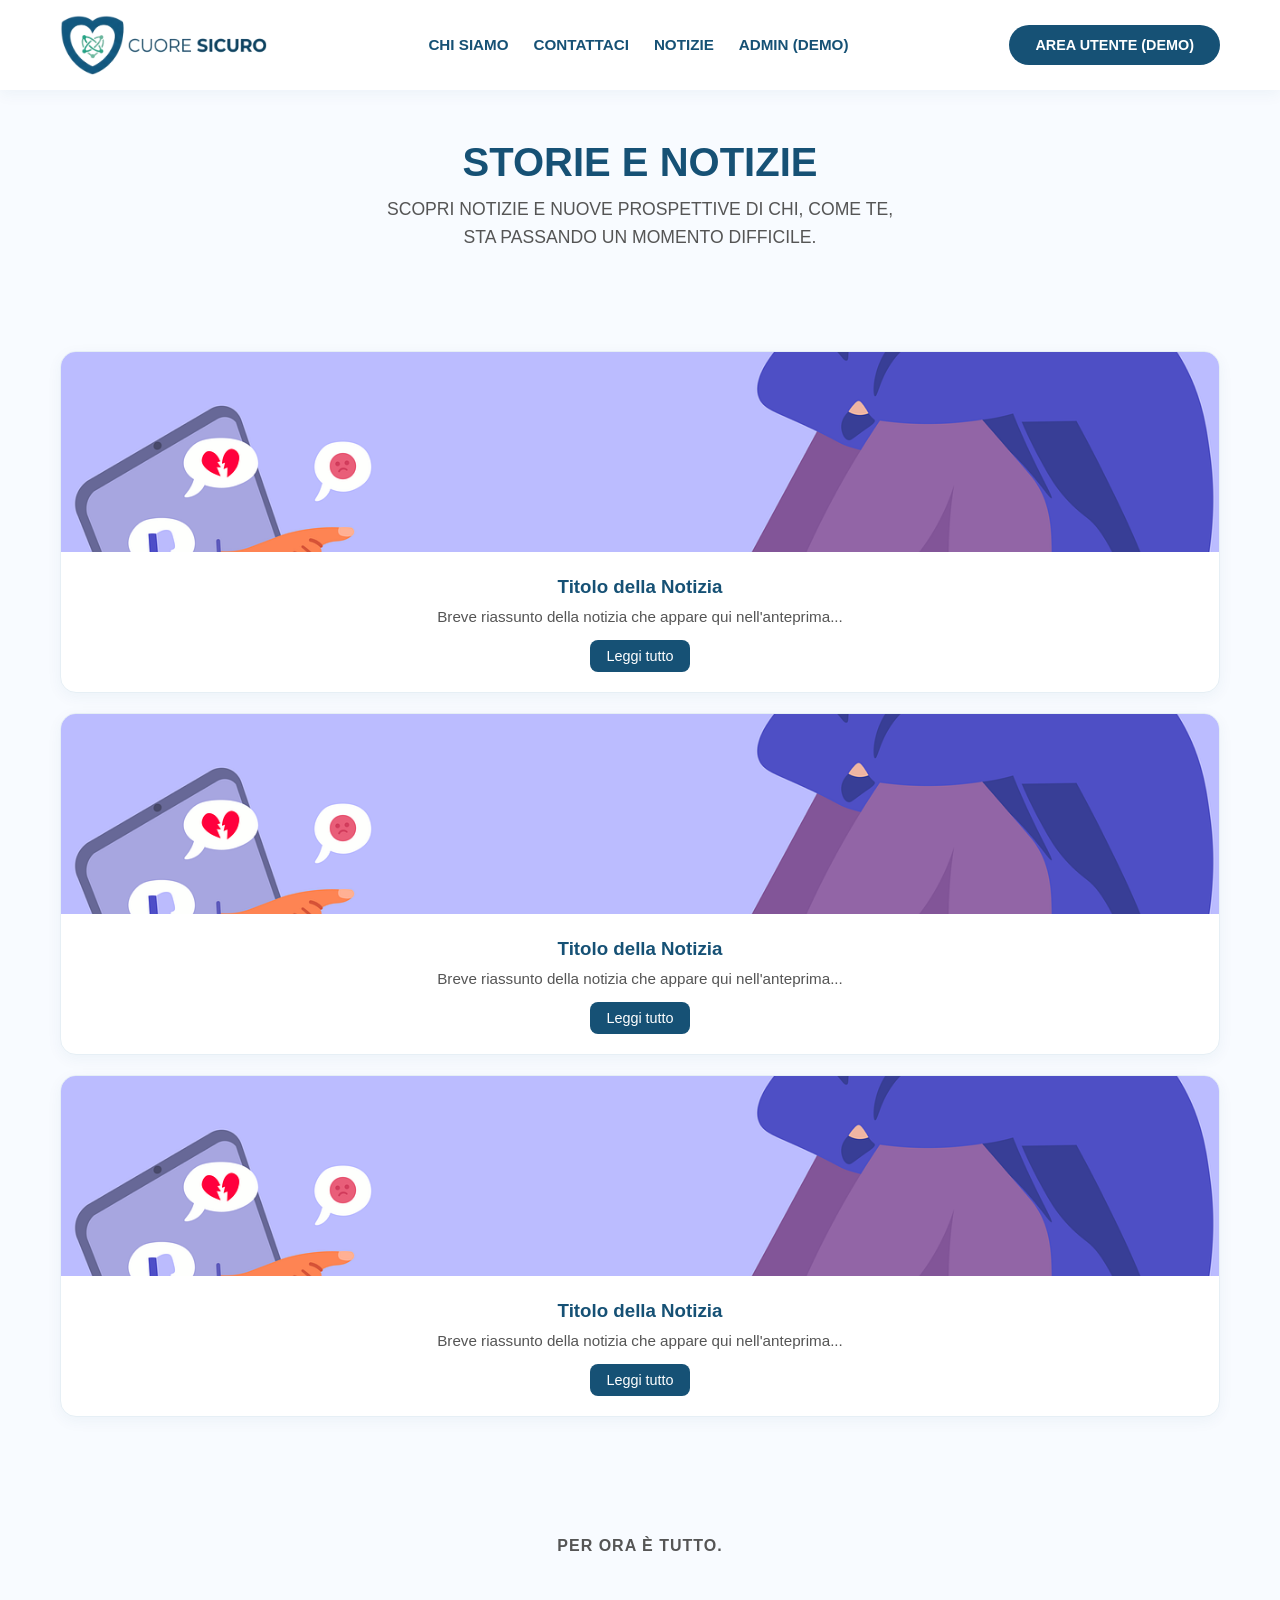
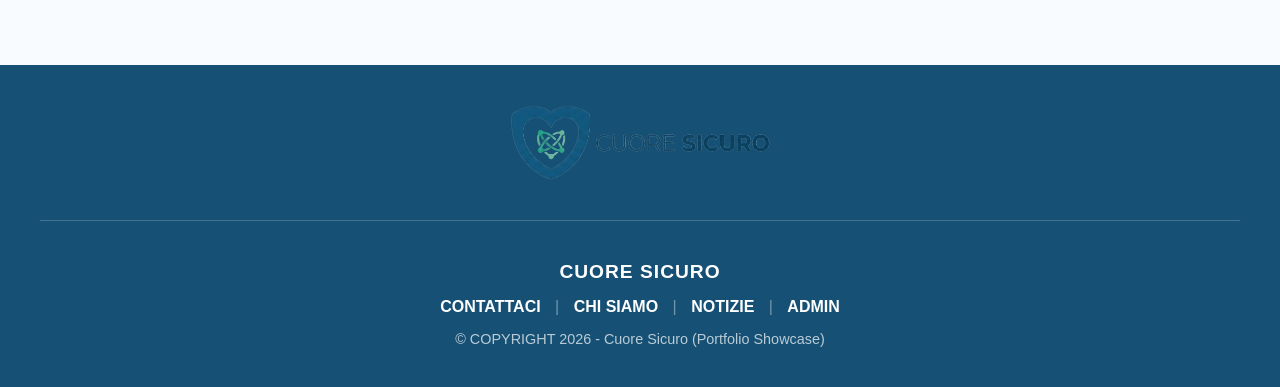
<file: notizie.html>
<!DOCTYPE html>
<html lang="it">
<head>
    <meta charset="UTF-8">
    <meta name="viewport" content="width=device-width, initial-scale=1.0">
    <link rel="icon" type="image/png" href="/uploads/logo_CS_NoSfondo.png">
    <title>Storie e Notizie - Archivio</title>
    <link rel="stylesheet" href="style.css">
    <style>
        /* ==========================================================================
           VARIABILI CSS - IL PANNELLO DI CONTROLLO DEI COLORI
           ========================================================================== */
        :root {
            /* Colori Primari (Brand) */
            --primary-color: #165175;
            --primary-dark: #0f3d59;
            --primary-light: #eef5fb; 
            
            /* Colori di Azione */
            --accent-green: #00b67a;
            --accent-green-hover: #009665;
            --danger-red: #d9534f;
            --danger-red-hover: #c9302c;
            
            /* Sfondi e Testi */
            --bg-white: #ffffff;
            --bg-body: #f8fbff; 
            --text-dark: #333333;
            --text-medium: #555555;
            --border-light: #e6eff5;
            
            /* Forme e Ombre (Design System) */
            --radius-md: 8px;
            --radius-lg: 16px;
            --shadow-sm: 0 4px 15px rgba(22, 81, 117, 0.05); 
            --shadow-hover: 0 8px 25px rgba(22, 81, 117, 0.12);
            --transition-speed: 0.3s;
        }

        /* --- STILI GENERALI --- */
        body {
            background-color: var(--bg-body);
            color: var(--text-medium);
            font-family: 'Segoe UI', Roboto, Helvetica, Arial, sans-serif;
            margin: 0;
            padding: 0;
        }
        
        h1, h2, h3 { color: var(--primary-color); }

        .container {
            max-width: 1200px;
            margin: 0 auto;
            padding: 0 20px;
        }

        /* --- STILI HEADER RESPONSIVE --- */
        header { 
            background: var(--bg-white); 
            padding: 15px 0; 
            box-shadow: var(--shadow-sm); 
            position: sticky; 
            top: 0; 
            z-index: 1000; 
        }
        
        .header-content { 
            display: flex; 
            justify-content: space-between; 
            align-items: center; 
        }

        .LOGO {
            text-decoration: none; 
            color: var(--primary-color); 
            font-weight: 800;
            font-size: 1.4rem;
            letter-spacing: 0.5px;
        }

        .main-nav ul { 
            display: flex; 
            list-style: none; 
            gap: 25px; 
            margin: 0; 
            padding: 0; 
            align-items: center;
        }

        .voci { 
            text-decoration: none; 
            color: var(--primary-color); 
            font-weight: 600; 
            font-size: 0.95rem;
            transition: color var(--transition-speed);
        }

        .voci:hover { color: var(--accent-green); }

        .btn-login, .btn-logout {
            padding: 10px 24px;
            border-radius: 30px;
            text-decoration: none;
            font-weight: bold;
            font-size: 0.9rem;
            transition: all var(--transition-speed);
            border: 2px solid transparent;
        }

        .btn-login {
            background-color: var(--primary-color);
            color: var(--bg-white);
        }
        .btn-login:hover { background-color: var(--primary-dark); color: var(--bg-white); }

        .btn-logout {
            background-color: var(--danger-red);
            color: var(--bg-white);
        }
        .btn-logout:hover { background-color: var(--danger-red-hover); color: var(--bg-white); }

        .menu-toggle { 
            display: none; background: none; border: none; cursor: pointer; padding: 5px;
        }
        .menu-toggle span { 
            display: block; width: 25px; height: 3px; background: var(--primary-color); margin: 5px 0; transition: var(--transition-speed); 
        }
        .mobile-auth { display: none; }

        @media (max-width: 768px) {
            .menu-toggle { display: block; }
            .desktop-auth { display: none; }
            .mobile-auth { display: block; margin-top: 20px; width: 100%; text-align: center; }
            .mobile-auth .btn-login, .mobile-auth .btn-logout { display: block; width: 80%; margin: 0 auto; }
            
            .main-nav { 
                position: absolute; top: 100%; left: -100%; width: 100%; height: 100vh; 
                background: var(--bg-white); transition: 0.4s ease-in-out; 
                display: flex; flex-direction: column; padding: 30px 20px;
                box-shadow: var(--shadow-sm);
            }
            .main-nav.active { left: 0; }
            .main-nav ul { flex-direction: column; align-items: center; width: 100%; }
            .main-nav ul li { margin-bottom: 20px; font-size: 1.2rem; }
        }

        /* --- STILI NOTIZIE (Importati da index.php) --- */
        .news-grid { 
            display: grid; 
            grid-template-columns: repeat(auto-fit, minmax(300px, 1fr)); 
            gap: 30px; 
            margin-top: 30px; 
        }
        
        .news-card {
            background: var(--bg-white); 
            border-radius: var(--radius-lg); 
            overflow: hidden;
            box-shadow: var(--shadow-sm); 
            display: flex; 
            flex-direction: column;
            border: 1px solid var(--border-light); 
            transition: transform var(--transition-speed), box-shadow var(--transition-speed);
        }
        .news-card:hover { 
            transform: translateY(-8px); 
            box-shadow: var(--shadow-hover); 
        }

        .img-box-notizie {
            height: 220px; 
            width: 100%; 
            background-color: var(--primary-light);
            background-size: cover; 
            background-position: center;
            display: flex; 
            align-items: center; 
            justify-content: center; 
            color: var(--primary-color); 
            font-weight: bold;
        }

        .news-content { 
            padding: 25px; 
            display: flex; 
            flex-direction: column; 
            flex-grow: 1; 
        }
        
        .news-content h3 { 
            color: var(--text-dark); 
            margin-top: 0; 
            margin-bottom: 15px; 
            font-size: 1.25rem; 
            font-weight: 700; 
            line-height: 1.4; 
        }
        
        .news-excerpt { 
            color: var(--text-medium); 
            font-size: 0.95rem; 
            line-height: 1.6; 
            margin-bottom: 25px; 
            flex-grow: 1; 
        }

        .btn-notizie {
            display: inline-block; 
            background-color: var(--primary-light); 
            color: var(--primary-color);
            padding: 10px 20px; 
            text-decoration: none; 
            border-radius: var(--radius-md);
            font-weight: bold; 
            text-align: center; 
            transition: background var(--transition-speed); 
            border: none;
            width: 100%; /* Bottoni a tutta larghezza nella card */
            box-sizing: border-box;
        }
        .btn-notizie:hover { 
            background-color: var(--primary-color); 
            color: var(--bg-white); 
        }

        /* --- Metadati Autore e Data (adattati alla nuova grafica) --- */
        .card-meta {
            display: flex;
            justify-content: space-between;
            align-items: center;
            font-size: 0.85rem;
            color: var(--text-medium);
            margin-bottom: 15px;
            border-bottom: 1px solid var(--border-light);
            padding-bottom: 10px;
        }
        .card-author {
            font-weight: 700;
            color: var(--primary-color);
            text-transform: uppercase;
        }
        .card-date {
            font-style: italic;
        }

        /* Utilità */
        .text-center { text-align: center; }
        .section-padding { padding: 50px 0; }
        .main-title { font-size: 2.5rem; margin-bottom: 10px; }
        .subtitle { font-size: 1.1rem; line-height: 1.6; color: var(--text-medium); margin-top: 0; }
        .ending-text { font-weight: bold; color: var(--text-medium); letter-spacing: 1px; }

        /* --- STILI FINALI FOOTER (Forzati per contrasto sicuro) --- */
        footer {
            background-color: var(--primary-color) !important;
            color: var(--bg-white) !important;
            padding: 40px 0 !important;
            margin-top: 60px;
        }

        .footer-content { text-align: center; }

        footer .logo {
            color: var(--bg-white) !important;
            font-weight: 800;
            font-size: 1.3rem;
            letter-spacing: 1px;
            margin-bottom: 15px;
        }

        .footer-links {
            margin-bottom: 15px;
            color: rgba(255, 255, 255, 0.4) !important;
        }

        .footer-links a {
            color: var(--bg-white) !important;
            text-decoration: none !important;
            margin: 0 12px;
            font-weight: 600;
            transition: color var(--transition-speed);
        }

        .footer-links a:hover {
            color: var(--accent-green) !important;
        }

        footer .copyright {
            color: rgba(255, 255, 255, 0.7) !important;
            font-size: 0.9rem;
            margin: 0;
        }

        .notizia-anteprima {
    background: white;
    border-radius: var(--radius-lg);
    overflow: hidden;
    box-shadow: var(--shadow-sm);
    transition: transform 0.3s ease;
    border: 1px solid var(--border-light);
    margin-bottom: 20px;
}

.notizia-anteprima:hover { transform: translateY(-5px); }

.notizia-img {
    width: 100%;
    height: 200px;
    object-fit: cover;
    background-color: var(--primary-light);
}

.notizia-content { padding: 20px; }
.notizia-content h3 { color: var(--primary-color); margin-bottom: 10px; }
.notizia-content p { color: var(--text-medium); font-size: 0.95rem; margin-bottom: 15px; }

.btn-leggi {
    display: inline-block;
    padding: 8px 16px;
    background-color: var(--primary-color);
    color: white;
    text-decoration: none;
    border-radius: var(--radius-md);
    font-size: 0.9rem;
}
    </style>
</head>
<body>

    <header>
        <div class="container header-content">
            <div class="logo">
                <a href="index.html" class="LOGO">
                    <img src="logo_CS_scritta.png" alt="Logo Cuore Sicuro" style="max-height: 60px; width: auto; display: block;">
                </a>
            </div>
            
            <button class="menu-toggle" aria-label="Apri menu">
                <span></span><span></span><span></span>
            </button>

            <nav class="main-nav">
                <ul>
                    <li><a href="chi-siamo.html" class="voci">CHI SIAMO</a></li>
                    <li><a href="form.html" class="voci">CONTATTACI</a></li>
                    <li><a href="notizie.html" class="voci">NOTIZIE</a></li>
                    <li><a href="dashboard.html" class="voci">ADMIN (DEMO)</a></li>
                    <li class="mobile-auth">
                        <a href="area-utente.html" class="btn-login">AREA UTENTE</a>
                    </li>
                </ul>
            </nav>

            <div class="auth-box desktop-auth">
                <a href="area-utente.html" class="btn-login">AREA UTENTE (DEMO)</a>
            </div>
        </div>
    </header>

    <main class="container">
        
        <section class="section-padding text-center">
            <h1 class="main-title">STORIE E NOTIZIE</h1>
            <p class="subtitle">
                SCOPRI NOTIZIE E NUOVE PROSPETTIVE DI CHI, COME TE,<br>
                STA PASSANDO UN MOMENTO DIFFICILE.
            </p>
        </section>

        <section class="section-padding text-center">
            <div class="notizia-anteprima">
                <img src="Cyberbullismo_reference.png" alt="Copertina notizia" class="notizia-img">
                    <div class="notizia-content">
                        <h3>Titolo della Notizia</h3>
                        <p>Breve riassunto della notizia che appare qui nell'anteprima...</p>
                        <a href="notizia-dettaglio.html" class="btn-leggi">Leggi tutto</a>
                    </div>
            </div>
            <div class="notizia-anteprima">
                <img src="Cyberbullismo_reference.png" alt="Copertina notizia" class="notizia-img">
                    <div class="notizia-content">
                        <h3>Titolo della Notizia</h3>
                        <p>Breve riassunto della notizia che appare qui nell'anteprima...</p>
                        <a href="notizia-dettaglio.html" class="btn-leggi">Leggi tutto</a>
                    </div>
            </div>
            <div class="notizia-anteprima">
                <img src="Cyberbullismo_reference.png" alt="Copertina notizia" class="notizia-img">
                    <div class="notizia-content">
                        <h3>Titolo della Notizia</h3>
                        <p>Breve riassunto della notizia che appare qui nell'anteprima...</p>
                        <a href="notizia-dettaglio.html" class="btn-leggi">Leggi tutto</a>
                    </div>
            </div>
        </section>
        

            <section class="section-padding text-center">
                <p class="ending-text">PER ORA È TUTTO.</p>
            </section>

        </main>

    <footer>
        <div class="logo" style="margin-bottom: 15px; display: flex; justify-content: center; align-items: center;">
            <img src="logo_CS_scritta.png" alt="Logo Cuore Sicuro" style="max-height: 75px; width: auto;">
        </div>
        <div class="container footer-content" style="padding-top: 40px; border-top: 1px solid rgba(255, 255, 255, 0.2); margin-top: 40px; text-align: center;">
            <div class="logo" style="color: var(--bg-white); font-weight: 800; font-size: 1.2rem; margin-bottom: 15px; letter-spacing: 1px;">
                CUORE SICURO
            </div>
            <div class="footer-links" style="margin-bottom: 15px; color: rgba(255, 255, 255, 0.5);">
                <a href="form.html" style="color: var(--bg-white); text-decoration: none; margin: 0 10px;">CONTATTACI</a> | 
                <a href="chi-siamo.html" style="color: var(--bg-white); text-decoration: none; margin: 0 10px;">CHI SIAMO</a> | 
                <a href="notizie.html" style="color: var(--bg-white); text-decoration: none; margin: 0 10px;">NOTIZIE</a> |
                <a href="dashboard.html" style="color: var(--bg-white); text-decoration: none; margin: 0 10px;">ADMIN</a>
            </div>
            <p class="copyright" style="color: rgba(255, 255, 255, 0.7); font-size: 0.9rem;">
                © COPYRIGHT 2026 - Cuore Sicuro (Portfolio Showcase)
            </p>
        </div>
    </footer>

    <script>
        const menuToggle = document.querySelector('.menu-toggle');
        const nav = document.querySelector('.main-nav');
        if (menuToggle && nav) {
            menuToggle.addEventListener('click', () => { nav.classList.toggle('active'); });
        }
    </script>
</body>
</html>
</file>
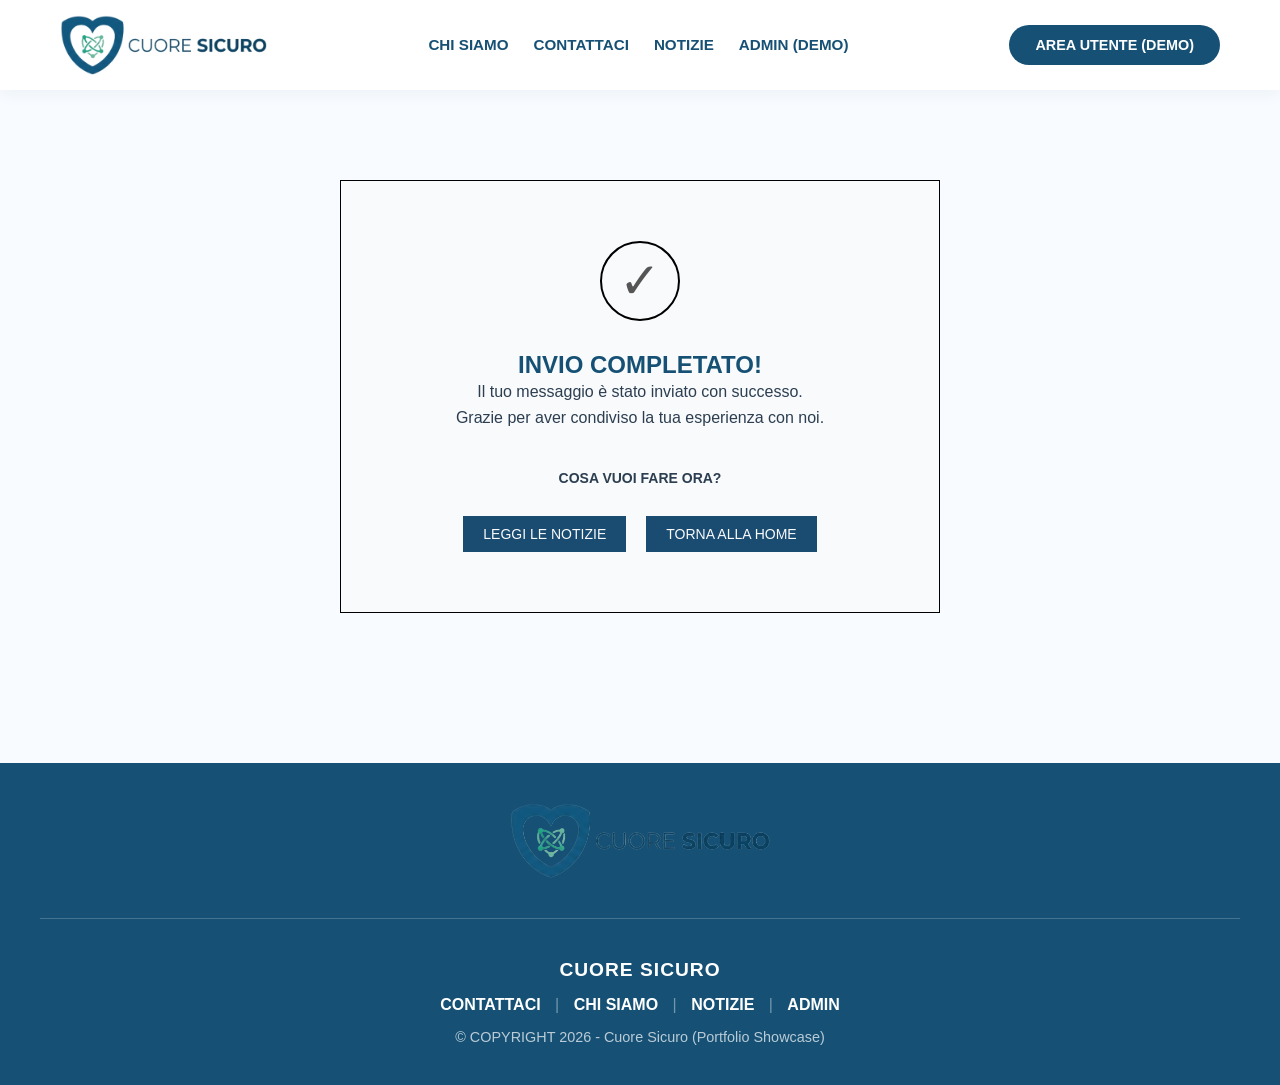
<file: successo.html>
<!DOCTYPE html>
<html lang="it">
<head>
    <meta charset="UTF-8">
    <meta name="viewport" content="width=device-width, initial-scale=1.0">
    <link rel="icon" type="image/png" href="/uploads/logo_CS_NoSfondo.png">
    <title>Storie e Notizie - Archivio</title>
    <link rel="stylesheet" href="style.css">
    <style>
        /* ==========================================================================
           VARIABILI CSS - IL PANNELLO DI CONTROLLO DEI COLORI
           ========================================================================== */
        :root {
            /* Colori Primari (Brand) */
            --primary-color: #165175;
            --primary-dark: #0f3d59;
            --primary-light: #eef5fb; 
            
            /* Colori di Azione */
            --accent-green: #00b67a;
            --accent-green-hover: #009665;
            --danger-red: #d9534f;
            --danger-red-hover: #c9302c;
            
            /* Sfondi e Testi */
            --bg-white: #ffffff;
            --bg-body: #f8fbff; 
            --text-dark: #333333;
            --text-medium: #555555;
            --border-light: #e6eff5;
            
            /* Forme e Ombre (Design System) */
            --radius-md: 8px;
            --radius-lg: 16px;
            --shadow-sm: 0 4px 15px rgba(22, 81, 117, 0.05); 
            --shadow-hover: 0 8px 25px rgba(22, 81, 117, 0.12);
            --transition-speed: 0.3s;
        }

        /* --- STILI GENERALI --- */
        body {
            background-color: var(--bg-body);
            color: var(--text-medium);
            font-family: 'Segoe UI', Roboto, Helvetica, Arial, sans-serif;
            margin: 0;
            padding: 0;
        }
        
        h1, h2, h3 { color: var(--primary-color); }

        .container {
            max-width: 1200px;
            margin: 0 auto;
            padding: 0 20px;
        }

        /* --- STILI HEADER RESPONSIVE --- */
        header { 
            background: var(--bg-white); 
            padding: 15px 0; 
            box-shadow: var(--shadow-sm); 
            position: sticky; 
            top: 0; 
            z-index: 1000; 
        }
        
        .header-content { 
            display: flex; 
            justify-content: space-between; 
            align-items: center; 
        }

        .LOGO {
            text-decoration: none; 
            color: var(--primary-color); 
            font-weight: 800;
            font-size: 1.4rem;
            letter-spacing: 0.5px;
        }

        .main-nav ul { 
            display: flex; 
            list-style: none; 
            gap: 25px; 
            margin: 0; 
            padding: 0; 
            align-items: center;
        }

        .voci { 
            text-decoration: none; 
            color: var(--primary-color); 
            font-weight: 600; 
            font-size: 0.95rem;
            transition: color var(--transition-speed);
        }

        .voci:hover { color: var(--accent-green); }

        .btn-login, .btn-logout {
            padding: 10px 24px;
            border-radius: 30px;
            text-decoration: none;
            font-weight: bold;
            font-size: 0.9rem;
            transition: all var(--transition-speed);
            border: 2px solid transparent;
        }

        .btn-login {
            background-color: var(--primary-color);
            color: var(--bg-white);
        }
        .btn-login:hover { background-color: var(--primary-dark); color: var(--bg-white); }

        .btn-logout {
            background-color: var(--danger-red);
            color: var(--bg-white);
        }
        .btn-logout:hover { background-color: var(--danger-red-hover); color: var(--bg-white); }

        .menu-toggle { 
            display: none; background: none; border: none; cursor: pointer; padding: 5px;
        }
        .menu-toggle span { 
            display: block; width: 25px; height: 3px; background: var(--primary-color); margin: 5px 0; transition: var(--transition-speed); 
        }
        .mobile-auth { display: none; }

        @media (max-width: 768px) {
            .menu-toggle { display: block; }
            .desktop-auth { display: none; }
            .mobile-auth { display: block; margin-top: 20px; width: 100%; text-align: center; }
            .mobile-auth .btn-login, .mobile-auth .btn-logout { display: block; width: 80%; margin: 0 auto; }
            
            .main-nav { 
                position: absolute; top: 100%; left: -100%; width: 100%; height: 100vh; 
                background: var(--bg-white); transition: 0.4s ease-in-out; 
                display: flex; flex-direction: column; padding: 30px 20px;
                box-shadow: var(--shadow-sm);
            }
            .main-nav.active { left: 0; }
            .main-nav ul { flex-direction: column; align-items: center; width: 100%; }
            .main-nav ul li { margin-bottom: 20px; font-size: 1.2rem; }
        }

        /* --- STILI NOTIZIE (Importati da index.php) --- */
        .news-grid { 
            display: grid; 
            grid-template-columns: repeat(auto-fit, minmax(300px, 1fr)); 
            gap: 30px; 
            margin-top: 30px; 
        }
        
        .news-card {
            background: var(--bg-white); 
            border-radius: var(--radius-lg); 
            overflow: hidden;
            box-shadow: var(--shadow-sm); 
            display: flex; 
            flex-direction: column;
            border: 1px solid var(--border-light); 
            transition: transform var(--transition-speed), box-shadow var(--transition-speed);
        }
        .news-card:hover { 
            transform: translateY(-8px); 
            box-shadow: var(--shadow-hover); 
        }

        .img-box-notizie {
            height: 220px; 
            width: 100%; 
            background-color: var(--primary-light);
            background-size: cover; 
            background-position: center;
            display: flex; 
            align-items: center; 
            justify-content: center; 
            color: var(--primary-color); 
            font-weight: bold;
        }

        .news-content { 
            padding: 25px; 
            display: flex; 
            flex-direction: column; 
            flex-grow: 1; 
        }
        
        .news-content h3 { 
            color: var(--text-dark); 
            margin-top: 0; 
            margin-bottom: 15px; 
            font-size: 1.25rem; 
            font-weight: 700; 
            line-height: 1.4; 
        }
        
        .news-excerpt { 
            color: var(--text-medium); 
            font-size: 0.95rem; 
            line-height: 1.6; 
            margin-bottom: 25px; 
            flex-grow: 1; 
        }

        .btn-notizie {
            display: inline-block; 
            background-color: var(--primary-light); 
            color: var(--primary-color);
            padding: 10px 20px; 
            text-decoration: none; 
            border-radius: var(--radius-md);
            font-weight: bold; 
            text-align: center; 
            transition: background var(--transition-speed); 
            border: none;
            width: 100%; /* Bottoni a tutta larghezza nella card */
            box-sizing: border-box;
        }
        .btn-notizie:hover { 
            background-color: var(--primary-color); 
            color: var(--bg-white); 
        }

        /* --- Metadati Autore e Data (adattati alla nuova grafica) --- */
        .card-meta {
            display: flex;
            justify-content: space-between;
            align-items: center;
            font-size: 0.85rem;
            color: var(--text-medium);
            margin-bottom: 15px;
            border-bottom: 1px solid var(--border-light);
            padding-bottom: 10px;
        }
        .card-author {
            font-weight: 700;
            color: var(--primary-color);
            text-transform: uppercase;
        }
        .card-date {
            font-style: italic;
        }

        /* Utilità */
        .text-center { text-align: center; }
        .section-padding { padding: 50px 0; }
        .main-title { font-size: 2.5rem; margin-bottom: 10px; }
        .subtitle { font-size: 1.1rem; line-height: 1.6; color: var(--text-medium); margin-top: 0; }
        .ending-text { font-weight: bold; color: var(--text-medium); letter-spacing: 1px; }

        /* --- STILI FINALI FOOTER (Forzati per contrasto sicuro) --- */
        footer {
            background-color: var(--primary-color) !important;
            color: var(--bg-white) !important;
            padding: 40px 0 !important;
            margin-top: 60px;
        }

        .footer-content { text-align: center; }

        footer .logo {
            color: var(--bg-white) !important;
            font-weight: 800;
            font-size: 1.3rem;
            letter-spacing: 1px;
            margin-bottom: 15px;
        }

        .footer-links {
            margin-bottom: 15px;
            color: rgba(255, 255, 255, 0.4) !important;
        }

        .footer-links a {
            color: var(--bg-white) !important;
            text-decoration: none !important;
            margin: 0 12px;
            font-weight: 600;
            transition: color var(--transition-speed);
        }

        .footer-links a:hover {
            color: var(--accent-green) !important;
        }

        footer .copyright {
            color: rgba(255, 255, 255, 0.7) !important;
            font-size: 0.9rem;
            margin: 0;
        }
    </style>
</head>
<body>

    <header>
        <div class="container header-content">
            <div class="logo">
                <a href="index.html" class="LOGO">
                    <img src="logo_CS_scritta.png" alt="Logo Cuore Sicuro" style="max-height: 60px; width: auto; display: block;">
                </a>
            </div>
            
            <button class="menu-toggle" aria-label="Apri menu">
                <span></span><span></span><span></span>
            </button>

            <nav class="main-nav">
                <ul>
                    <li><a href="chi-siamo.html" class="voci">CHI SIAMO</a></li>
                    <li><a href="form.html" class="voci">CONTATTACI</a></li>
                    <li><a href="notizie.html" class="voci">NOTIZIE</a></li>
                    <li><a href="dashboard.html" class="voci">ADMIN (DEMO)</a></li>
                    <li class="mobile-auth">
                        <a href="area-utente.html" class="btn-login">AREA UTENTE</a>
                    </li>
                </ul>
            </nav>

            <div class="auth-box desktop-auth">
                <a href="area-utente.html" class="btn-login">AREA UTENTE (DEMO)</a>
            </div>
        </div>
    </header>

    <main class="container">
        
        <section class="section-padding text-center">
            <div class="success-box">
                <div class="success-icon">✓</div>
                <h1>INVIO COMPLETATO!</h1>
                <p class="success-message">
                    Il tuo messaggio è stato inviato con successo.<br>
                    Grazie per aver condiviso la tua esperienza con noi.
                </p>
                
                <div class="next-steps">
                    <p>Cosa vuoi fare ora?</p>
                    <div class="success-buttons">
                        <a href="notizie.html" class="btn-outline">LEGGI LE NOTIZIE</a>
                        <a href="index.html" class="btn-outline">TORNA ALLA HOME</a>
                    </div>
                </div>
            </div>
        </section>

    </main>

    <footer>
        <div class="logo" style="margin-bottom: 15px; display: flex; justify-content: center; align-items: center;">
            <img src="logo_CS_scritta.png" alt="Logo Cuore Sicuro" style="max-height: 75px; width: auto;">
        </div>
        <div class="container footer-content" style="padding-top: 40px; border-top: 1px solid rgba(255, 255, 255, 0.2); margin-top: 40px; text-align: center;">
            <div class="logo" style="color: var(--bg-white); font-weight: 800; font-size: 1.2rem; margin-bottom: 15px; letter-spacing: 1px;">
                CUORE SICURO
            </div>
            <div class="footer-links" style="margin-bottom: 15px; color: rgba(255, 255, 255, 0.5);">
                <a href="form.html" style="color: var(--bg-white); text-decoration: none; margin: 0 10px;">CONTATTACI</a> | 
                <a href="chi-siamo.html" style="color: var(--bg-white); text-decoration: none; margin: 0 10px;">CHI SIAMO</a> | 
                <a href="notizie.html" style="color: var(--bg-white); text-decoration: none; margin: 0 10px;">NOTIZIE</a> |
                <a href="dashboard.html" style="color: var(--bg-white); text-decoration: none; margin: 0 10px;">ADMIN</a>
            </div>
            <p class="copyright" style="color: rgba(255, 255, 255, 0.7); font-size: 0.9rem;">
                © COPYRIGHT 2026 - Cuore Sicuro (Portfolio Showcase)
            </p>
        </div>
    </footer>

    <script>
        const menuToggle = document.querySelector('.menu-toggle');
        const nav = document.querySelector('.main-nav');
        if (menuToggle && nav) {
            menuToggle.addEventListener('click', () => { nav.classList.toggle('active'); });
        }
    </script>
</body>
</html>
</file>
<file: style.css>
/* RESET & BASE - Consolidated */
* {
    margin: 0;
    padding: 0;
    box-sizing: border-box;
    font-family: 'Segoe UI', Tahoma, Geneva, Verdana, sans-serif;
}

/* ==========================================================================
           VARIABILI CSS - IL PANNELLO DI CONTROLLO DEI COLORI
           ========================================================================== */
        :root {
            /* Colori Primari (Brand) */
            --primary-color: #165175;
            --primary-dark: #0f3d59;
            --primary-light: #eef5fb; /* Azzurro chiarissimo per sfondi */
            
            /* Colori di Azione */
            --accent-green: #00b67a;
            --accent-green-hover: #009665;
            --danger-red: #d9534f;
            --danger-red-hover: #c9302c;
            
            /* Sfondi e Testi */
            --bg-white: #ffffff;
            --bg-body: #f8fbff; /* Uno sfondo appena percettibile per far risaltare le card bianche */
            --text-dark: #333333;
            --text-medium: #555555;
            --border-light: #e6eff5;
            
            /* Forme e Ombre (Design System) */
            --radius-md: 8px;
            --radius-lg: 16px;
            --shadow-sm: 0 4px 15px rgba(22, 81, 117, 0.05); /* Ombra con punta di blu */
            --shadow-hover: 0 8px 25px rgba(22, 81, 117, 0.12);
            --transition-speed: 0.3s;
        }

/* --- STILI GENERALI (Per garantire pulizia se mancano in style.css) --- */
        body {
            background-color: var(--bg-body);
            color: var(--text-medium);
            font-family: 'Segoe UI', Roboto, Helvetica, Arial, sans-serif;
        }
        
        h1, h2, h3 { color: var(--primary-color); }

.container {
    max-width: 1100px;
    margin: 0 auto;
    padding: 0 20px;
}

.section-padding {
    padding: 60px 0;
}

.text-center { text-align: center; }
.text-left { text-align: left; }

p {
    color: #2C3E50;
}


        /* --- STILI HEADER RESPONSIVE --- */
        header { 
            background: var(--bg-white); 
            padding: 15px 0; 
            box-shadow: var(--shadow-sm); 
            position: sticky; 
            top: 0; 
            z-index: 1000; 
        }
        
        .header-content { 
            display: flex; 
            justify-content: space-between; 
            align-items: center; 
        }

        .LOGO {
            text-decoration: none; 
            color: var(--primary-color); 
            font-weight: 800;
            font-size: 1.4rem;
            letter-spacing: 0.5px;
        }

        .main-nav ul { 
            display: flex; 
            list-style: none; 
            gap: 25px; 
            margin: 0; 
            padding: 0; 
            align-items: center;
        }

        .voci { 
            text-decoration: none; 
            color: var(--primary-color); 
            font-weight: 600; 
            font-size: 0.95rem;
            transition: color var(--transition-speed);
        }

        .voci:hover { color: var(--accent-green); }

        /* Pulsanti Auth (Login e Logout standardizzati) */
        .btn-login, .btn-logout {
            padding: 10px 24px;
            border-radius: 30px;
            text-decoration: none;
            font-weight: bold;
            font-size: 0.9rem;
            transition: all var(--transition-speed);
            border: 2px solid transparent;
        }

        .btn-login {
            background-color: var(--primary-color);
            color: var(--bg-white);
        }
        .btn-login:hover { background-color: var(--primary-dark); color: var(--bg-white); }

        .btn-logout {
            background-color: var(--danger-red);
            color: var(--bg-white);
        }
        .btn-logout:hover { background-color: var(--danger-red-hover); color: var(--bg-white); }

        .menu-toggle { 
            display: none; background: none; border: none; cursor: pointer; padding: 5px;
        }
        .menu-toggle span { 
            display: block; width: 25px; height: 3px; background: var(--primary-color); margin: 5px 0; transition: var(--transition-speed); 
        }
        .mobile-auth { display: none; }

        /* Media Query per Mobile */
        @media (max-width: 768px) {
            .menu-toggle { display: block; }
            .desktop-auth { display: none; }
            .mobile-auth { display: block; margin-top: 20px; width: 100%; text-align: center; }
            .mobile-auth .btn-login, .mobile-auth .btn-logout { display: block; width: 80%; margin: 0 auto; }
            
            .main-nav { 
                position: absolute; top: 100%; left: -100%; width: 100%; height: 100vh; 
                background: var(--bg-white); transition: 0.4s ease-in-out; 
                display: flex; flex-direction: column; padding: 30px 20px;
                box-shadow: var(--shadow-sm);
            }
            .main-nav.active { left: 0; }
            .main-nav ul { flex-direction: column; align-items: center; width: 100%; }
            .main-nav ul li { margin-bottom: 20px; font-size: 1.2rem; }
        }

/* GRIDS & LAYOUT */
.grid-2-cols {
    display: grid;
    grid-template-columns: 1fr 1fr;
    gap: 50px;
    align-items: center;
}

.divider-container {
    position: relative;
    gap: 80px;
}

.divider-container::after {
    content: "";
    position: absolute;
    left: 50%;
    top: 10%;
    bottom: 10%;
    width: 1px;
    background-color: #ccc;
}

.news-archive-grid {
    display: grid;
    grid-template-columns: repeat(3, 1fr);
    gap: 30px;
    margin-bottom: 60px;
}

.news-grid {
    display: grid;
    grid-template-columns: repeat(3, 1fr);
    gap: 20px;
    flex-grow: 1;
}

.news-slider {
    display: flex;
    align-items: center;
    gap: 20px;
    margin-top: 30px;
}

.form-container-box {
    max-width: 800px;
    margin: 0 auto;
    border: 1px solid var(--border-color);
    padding: 40px;
    background-color: #fff;
    border-radius: 5px;
}

.form-row {
    display: flex;
    gap: 20px;
}

.align-center {
    align-items: center;
}

.half-width { flex: 1; }
.third-width { flex: 1; }

.register-flex {
    display: flex;
    gap: 30px;
    align-items: flex-start;
    margin-top: 20px;
}

/* PLACEHOLDERS - Consolidated */
.placeholder-text {
    height: 10px;
    background: #eee;
    margin-bottom: 10px;
    border-radius: 5px;
}
.placeholder-text.w-75 { width: 75%; }
.placeholder-text.small { width: 50%; height: 8px; }
.placeholder-text-group .placeholder-text {
    margin-bottom: 20px;
    height: 12px;
}

.placeholder-img-large,
.img-placeholder,
.img-box {
    background: #eee;
    display: flex;
    align-items: center;
    justify-content: center;
    border-radius: 10px;
    font-style: italic;
    color: #999;
}
.placeholder-img-large { height: 250px; }
.img-placeholder { height: 180px; border-bottom: 1px solid #ccc; }
.img-box { height: 120px; margin-bottom: 15px; border-radius: 10px; }

.placeholder-lines span {
    display: block;
    height: 8px;
    background: #f0f0f0;
    margin: 5px auto;
    border-radius: 4px;
}
.placeholder-lines span:first-child { width: 80%; }
.placeholder-lines span:last-child { width: 60%; }

/* BUTTONS - Fully Consolidated */
button,
.btn-outline,
.btn-small,
.btn-small-rect {
    color: #F8FAFC;
    background: #1A4B70;
    border: 1px solid var(--border-color);
    padding: 10px 20px;
    margin-top: 10px;
    cursor: pointer;
    transition: 0.3s;
    text-decoration: none;
    display: inline-block;
    text-align: center;
    font-size: 14px;
}

.btn-login,
.btn-small,
.btn-small-rect {
    padding: 8px 15px;
    font-size: 13px;
}

.btn-small { padding: 5px 10px; font-size: 11px; }
.btn-small-rect { padding: 6px 15px; font-size: 11px; border-color: #333; }

button:hover,
.btn-outline:hover,
.btn-login:hover,
.btn-small-rect:hover {
    background: #00B4B4;
    color: #F8FAFC;
}

/* NEWS CARDS - Consolidated */
.news-card {
    border: 1px solid var(--border-color);
    border-radius: 15px;
    padding: 15px;
    text-align: center;
    overflow: hidden;
    background: #fff;
    display: flex;
    flex-direction: column;
}

.card-content {
    padding: 20px;
    text-align: center;
}

/* FORMS - Consolidated */
.form-group {
    margin-bottom: 15px;
    display: flex;
    flex-direction: column;
}

.form-group label {
    display: block;
    margin-bottom: 5px;
    font-weight: bold;
    font-size: 13px;
    font-weight: 500;
}

.form-group input,
.form-group textarea,
.form-group select,
.input-wire,
.textarea-wire {
    width: 100%;
    padding: 10px;
    border: 1px solid #999;
    background: #fff;
    font-size: 14px;
}

.input-wire { height: 35px; padding: 0 10px; }
.input-date-sim { background-color: #f9f9f9; }
.textarea-wire { height: 180px; resize: vertical; }

.auth-form,
.register-form,
.detailed-form {
    max-width: 300px;
}

.detailed-form { max-width: none; }

/* AUTH & REGISTER SPECIFIC */
.login-column h2,
.register-column h2,
.register-main-side h2 {
    margin-bottom: 20px;
}

.small-link {
    font-size: 12px;
    margin-top: 10px;
}

.small-link a {
    color: #333;
    text-decoration: underline;
}

.warning-box {
    flex: 0.8;
    border: 1px solid #999;
    padding: 20px;
    text-align: center;
    font-size: 13px;
    background-color: #E1F1F6;
    position: relative;
}

.warning-icon {
    width: 30px;
    height: 30px;
    border: 1px solid #999;
    border-radius: 50%;
    margin: 0 auto 10px;
    display: flex;
    align-items: center;
    justify-content: center;
    font-weight: bold;
}

.info-icon {
    display: inline-block;
    width: 16px;
    height: 16px;
    border: 1px solid #999;
    border-radius: 50%;
    text-align: center;
    font-size: 10px;
    line-height: 14px;
    cursor: help;
}

/* RADIO BUTTONS - Consolidated */
.radio-group-inline {
    display: flex;
    gap: 15px;
    align-items: center;
}

.radio-label {
    display: flex;
    align-items: center;
    font-size: 13px;
    cursor: pointer;
    gap: 5px;
}

.radio-label input[type="radio"] {
    display: none;
}

.custom-radio {
    width: 12px;
    height: 12px;
    border: 1px solid #999;
    border-radius: 50%;
    display: inline-block;
}

.radio-label input[type="radio"]:checked + .custom-radio {
    background-color: var(--accent);
}

.option-field {
    border: 1px solid #aaa;
    padding: 15px;
    margin-top: 10px;
    border-radius: 5px;
}

.option-box {
    display: flex;
    align-items: flex-start;
    gap: 10px;
    margin-bottom: 10px;
}

.option-content strong {
    font-size: 13px;
}

.explanation {
    font-size: 11px;
    color: var(--accent);
    font-style: italic;
    margin-top: -3px;
}

/* SUCCESS PAGE */
.success-box {
    border: 1px solid #000;
    padding: 60px 20px;
    max-width: 600px;
    margin: 40px auto;
    background-color: #F8FAFC;
}

.success-icon {
    font-size: 50px;
    width: 80px;
    height: 80px;
    border: 2px solid #000;
    border-radius: 50%;
    display: flex;
    align-items: center;
    justify-content: center;
    margin: 0 auto 30px;
}

.success-message {
    font-size: 16px;
    line-height: 1.6;
    margin-bottom: 40px;
}

.next-steps p {
    font-size: 14px;
    font-weight: bold;
    margin-bottom: 20px;
    text-transform: uppercase;
}

.success-buttons {
    display: flex;
    justify-content: center;
    gap: 20px;
}


/* DETTAGLIO ARTICOLO - LAYOUT SPECIFICO */
.article-container {
padding: 60px 0;
}

.main-article-title {
font-size: 2.8rem;
color: var(--primary-blue, #1A4B70);
margin-bottom: 40px;
text-align: center;
font-weight: 800;
}

.article-header-grid {
display: grid;
grid-template-columns: 1.2fr 0.8fr;
gap: 40px;
margin-bottom: 50px;
align-items: center;
}

.featured-image-box {
background: #E2E8F0;
height: 350px;
display: flex;
align-items: center;
justify-content: center;
border-radius: 15px;
color: #94A3B8;
font-size: 24px;
font-weight: bold;
box-shadow: var(--shadow, 0 4px 6px rgba(0,0,0,0.1));
border: 1px solid var(--border-color, #ccc);
}

.article-metadata {
display: flex;
flex-direction: column;
gap: 15px;
padding: 30px;
background: #ffffff;
border-radius: 12px;
box-shadow: var(--shadow, 0 4px 6px rgba(0,0,0,0.1));
border: 1px solid var(--border-color, #ccc);
}

.article-metadata p {
font-size: 15px;
border-bottom: 1px solid #f1f5f9;
padding-bottom: 8px;
margin-bottom: 0;
}

.hashtag-box {
margin-top: 10px;
}

.tag { 
    background: #00B4B4;
    color: #F8FAFC;
    padding: 4px 10px;
    border-radius: 20px;
    font-size: 12px;
    margin-left: 10px;
    display: inline-block;
}

.article-content {
font-size: 1.15rem;
margin: 0 auto 60px;
max-width: 850px;
color: var(--text-main, #333);
}

.article-content p {
margin-bottom: 25px;
}

/* RESPONSIVE AGGIUNTIVO */
@media (max-width: 768px) {
.article-header-grid {
grid-template-columns: 1fr;
}
.main-article-title {
font-size: 2rem;
}
}
</file>
